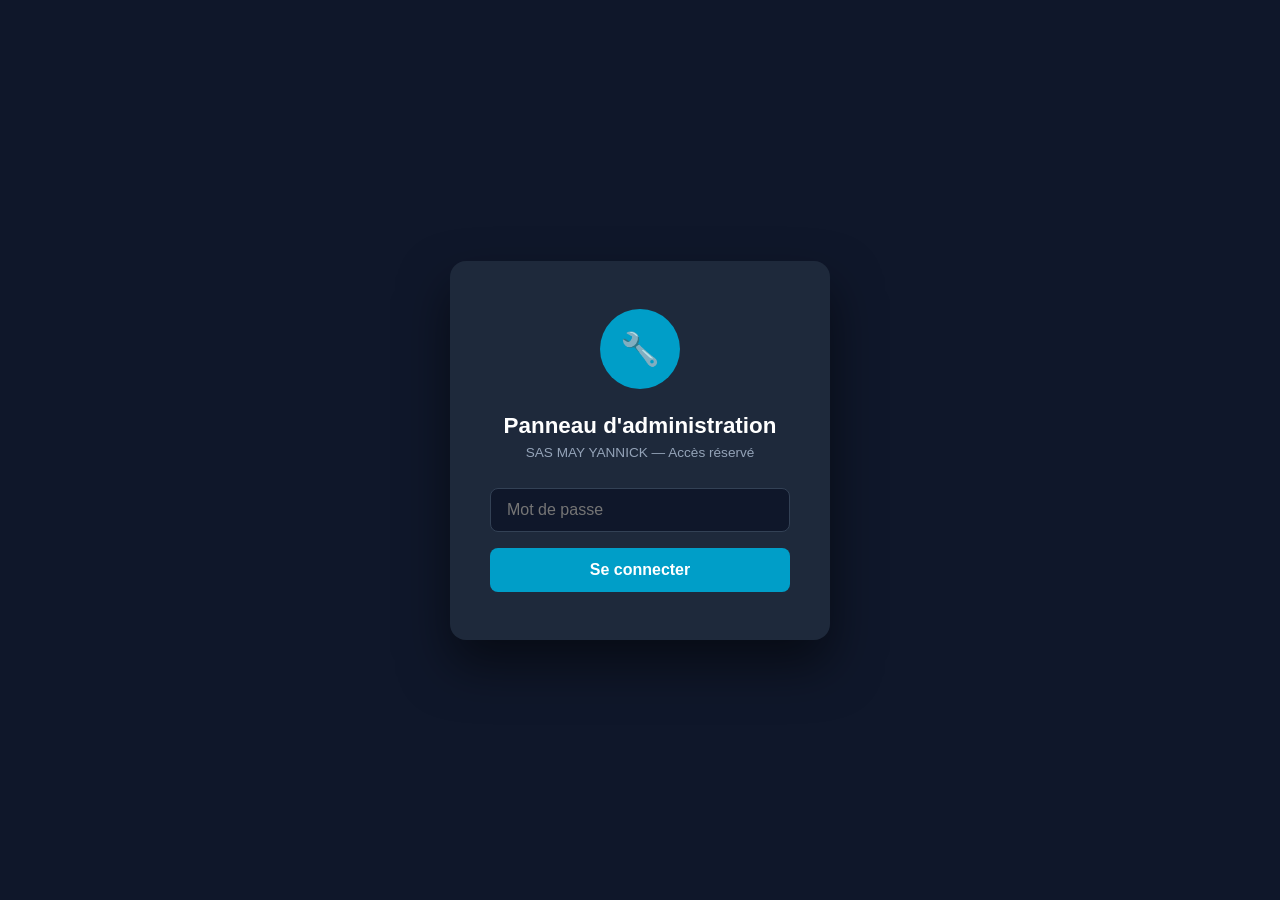
<file: admin.html>
<!DOCTYPE html>
<html lang="fr">
<head>
<meta charset="UTF-8">
<meta name="viewport" content="width=device-width, initial-scale=1.0">
<title>Admin — SAS MAY YANNICK</title>
<style>
*, *::before, *::after { box-sizing: border-box; margin: 0; padding: 0; }
:root {
  --bg: #0f172a;
  --sidebar: #1e293b;
  --card: #ffffff;
  --border: #e2e8f0;
  --primary: #0d1e2e;
  --blue: #009ec8;
  --orange: #e87820;
  --green: #22c55e;
  --red: #ef4444;
  --text: #1e293b;
  --muted: #64748b;
  --radius: 10px;
}

body { font-family: -apple-system, BlinkMacSystemFont, 'Segoe UI', sans-serif; background: var(--bg); color: var(--text); min-height: 100vh; }

/* ── Login ── */
#loginScreen {
  position: fixed; inset: 0; background: var(--bg);
  display: flex; align-items: center; justify-content: center; z-index: 999;
}
.login-box {
  background: var(--sidebar); border-radius: 16px; padding: 48px 40px;
  width: 380px; text-align: center; box-shadow: 0 25px 50px rgba(0,0,0,.5);
}
.login-logo { width: 80px; height: 80px; background: var(--blue); border-radius: 50%;
  display: flex; align-items: center; justify-content: center;
  font-size: 2rem; margin: 0 auto 24px; }
.login-box h1 { color: #fff; font-size: 1.4rem; margin-bottom: 6px; }
.login-box p { color: #94a3b8; font-size: .85rem; margin-bottom: 28px; }
.login-input {
  width: 100%; padding: 12px 16px; border-radius: 8px;
  border: 1px solid #334155; background: #0f172a; color: #fff;
  font-size: 1rem; margin-bottom: 16px; outline: none; transition: border-color .2s;
}
.login-input:focus { border-color: var(--blue); }
.login-btn {
  width: 100%; padding: 13px; background: var(--blue); color: #fff;
  border: none; border-radius: 8px; font-size: 1rem; font-weight: 600;
  cursor: pointer; transition: background .2s;
}
.login-btn:hover { background: #007ea3; }
.login-error { color: var(--red); font-size: .85rem; margin-top: 12px; display: none; }

/* ── Layout ── */
#adminPanel { display: none; }
.layout { display: flex; min-height: 100vh; }

/* ── Sidebar ── */
.sidebar {
  width: 220px; background: var(--sidebar); flex-shrink: 0;
  display: flex; flex-direction: column;
  position: fixed; top: 0; left: 0; bottom: 0; overflow-y: auto;
}
.sidebar-logo { padding: 24px 20px 20px; border-bottom: 1px solid #334155; }
.sidebar-logo img { height: 36px; }
.sidebar-logo .s-title { color: #94a3b8; font-size: .75rem; font-weight: 600;
  text-transform: uppercase; letter-spacing: .08em; margin-top: 4px; }

.sidebar-nav { padding: 12px 0; flex: 1; }
.nav-item {
  display: flex; align-items: center; gap: 10px;
  padding: 10px 20px; color: #94a3b8; font-size: .875rem;
  cursor: pointer; transition: all .15s; border-left: 3px solid transparent;
  text-decoration: none;
}
.nav-item:hover { color: #fff; background: rgba(255,255,255,.05); }
.nav-item.active { color: #fff; background: rgba(0,158,200,.12); border-left-color: var(--blue); }
.nav-item .nav-icon { font-size: 1.1rem; width: 20px; text-align: center; }

.sidebar-footer { padding: 16px 20px; border-top: 1px solid #334155; }
.logout-btn {
  width: 100%; padding: 9px; background: rgba(239,68,68,.1); color: #fca5a5;
  border: 1px solid rgba(239,68,68,.2); border-radius: 8px; font-size: .8rem;
  cursor: pointer; transition: all .15s;
}
.logout-btn:hover { background: rgba(239,68,68,.2); }

/* ── Main ── */
.main-wrap { margin-left: 220px; flex: 1; display: flex; flex-direction: column; }

.topbar {
  background: var(--sidebar); border-bottom: 1px solid #334155;
  padding: 0 28px; height: 60px; display: flex; align-items: center;
  justify-content: space-between; position: sticky; top: 0; z-index: 10;
}
.topbar-title { color: #fff; font-size: 1rem; font-weight: 600; }
.topbar-actions { display: flex; align-items: center; gap: 10px; }
.btn-preview {
  padding: 8px 16px; background: transparent; color: #94a3b8;
  border: 1px solid #334155; border-radius: 8px; font-size: .85rem;
  cursor: pointer; transition: all .15s; text-decoration: none;
  display: flex; align-items: center; gap: 6px;
}
.btn-preview:hover { color: #fff; border-color: #475569; }
.btn-publish {
  padding: 9px 20px; background: var(--orange); color: #fff;
  border: none; border-radius: 8px; font-size: .875rem; font-weight: 600;
  cursor: pointer; transition: background .15s; display: flex; align-items: center; gap: 7px;
}
.btn-publish:hover:not(:disabled) { background: #c96310; }
.btn-publish:disabled { opacity: .6; cursor: not-allowed; }

.content-area { padding: 28px; max-width: 900px; }

/* ── Sections ── */
.section-panel { display: none; }
.section-panel.active { display: block; }
.section-title { color: #fff; font-size: 1.3rem; font-weight: 700; margin-bottom: 6px; }
.section-desc { color: #94a3b8; font-size: .875rem; margin-bottom: 24px; }

/* ── Cards ── */
.card {
  background: #fff; border-radius: var(--radius); padding: 24px;
  margin-bottom: 16px; border: 1px solid var(--border);
}
.card-title { font-size: .75rem; font-weight: 700; text-transform: uppercase;
  letter-spacing: .06em; color: var(--muted); margin-bottom: 16px; }

/* ── Fields ── */
.field { margin-bottom: 16px; }
.field:last-child { margin-bottom: 0; }
.field label { display: block; font-size: .8rem; font-weight: 600; color: var(--muted); margin-bottom: 6px; }
.field input, .field textarea, .field select {
  width: 100%; padding: 10px 14px; border: 1px solid var(--border);
  border-radius: 8px; font-size: .9rem; color: var(--text); font-family: inherit;
  transition: border-color .15s; outline: none; background: #fafafa;
}
.field input:focus, .field textarea:focus, .field select:focus { border-color: var(--blue); background: #fff; }
.field textarea { resize: vertical; min-height: 90px; line-height: 1.6; }
.field small { display: block; color: var(--muted); font-size: .75rem; margin-top: 4px; }

.field-row { display: grid; grid-template-columns: 1fr 1fr; gap: 12px; }
.field-row-3 { display: grid; grid-template-columns: 1fr 1fr 1fr; gap: 12px; }

/* ── Stats grid ── */
.stats-admin { display: grid; grid-template-columns: 1fr 1fr; gap: 16px; }
.stat-admin-card { background: #fff; border: 1px solid var(--border); border-radius: var(--radius); padding: 20px; }
.stat-admin-card .card-title { margin-bottom: 12px; }

/* ── Services grid ── */
.services-admin { display: grid; grid-template-columns: 1fr 1fr; gap: 16px; }
.svc-admin-card { background: #fff; border: 1px solid var(--border); border-radius: var(--radius); padding: 20px; }

/* ── Config ── */
.config-note {
  background: rgba(0,158,200,.18); border: 1px solid rgba(0,158,200,.35);
  border-radius: var(--radius); padding: 16px 20px; margin-bottom: 20px;
}
.config-note h4 { color: #fff; font-size: .9rem; font-weight: 700; margin-bottom: 8px; }
.config-note ol { padding-left: 18px; }
.config-note li { font-size: .84rem; color: #fff; line-height: 2; font-weight: 500; }
.config-note li strong { color: #fff; font-weight: 700; }
.config-note a { color: #7dd8f0; font-weight: 700; text-decoration: underline; }
.config-note code { background: rgba(0,0,0,.20); padding: 2px 6px; border-radius: 4px; font-size: .8rem; font-family: monospace; color: #fff; }
.config-saved { color: var(--green); font-size: .8rem; margin-top: 8px; display: none; }

/* ── Upload button ── */
.upload-btn {
  display: inline-block; padding: 8px 14px; background: var(--blue); color: #fff;
  border-radius: 8px; font-size: .8rem; font-weight: 600; cursor: pointer; transition: background .15s;
}
.upload-btn:hover { background: #007ea3; }
.upload-btn input { display: none; }

/* ── Photo preview ── */
.photo-preview {
  width: 100%; height: 140px; object-fit: cover; border-radius: 8px;
  border: 1px solid var(--border); margin-bottom: 12px; background: #f1f5f9; display: block;
}

/* ── Gallery admin ── */
.gal-admin-item {
  display: flex; gap: 16px; align-items: flex-start;
  padding: 16px; border: 1px solid var(--border); border-radius: 10px;
  margin-bottom: 12px; background: #f8fafc; position: relative;
}
.gal-admin-preview { flex-shrink: 0; width: 120px; }
.gal-admin-thumb {
  width: 120px; height: 90px; object-fit: cover; border-radius: 8px;
  display: block; border: 1px solid var(--border); background: #e2e8f0; margin-bottom: 8px;
}
.gal-admin-fields { flex: 1; min-width: 0; }
.gal-upload-btn {
  display: block; width: 100%; text-align: center; padding: 6px 8px;
  background: rgba(0,158,200,.1); color: var(--blue); border: 1px solid rgba(0,158,200,.25);
  border-radius: 6px; font-size: .75rem; font-weight: 600; cursor: pointer; transition: all .15s;
}
.gal-upload-btn:hover { background: rgba(0,158,200,.2); }
.gal-upload-btn input { display: none; }
.gal-admin-actions { display: flex; flex-direction: column; gap: 4px; flex-shrink: 0; }
.move-btn, .del-gal-btn {
  width: 30px; height: 30px; border-radius: 6px; border: 1px solid var(--border);
  font-size: .8rem; cursor: pointer; display: flex; align-items: center;
  justify-content: center; transition: all .15s;
}
.move-btn { background: #f1f5f9; color: var(--muted); }
.move-btn:hover { background: #e2e8f0; color: var(--text); }
.del-gal-btn { background: rgba(239,68,68,.08); border-color: rgba(239,68,68,.2); color: var(--red); margin-top: 4px; }
.del-gal-btn:hover { background: rgba(239,68,68,.18); }
.add-photo-btn {
  display: flex; align-items: center; justify-content: center; gap: 8px;
  width: 100%; padding: 12px; border: 2px dashed #cbd5e1; border-radius: 10px;
  background: transparent; color: #64748b; font-size: .875rem; font-weight: 600;
  cursor: pointer; transition: all .15s; margin-top: 4px;
}
.add-photo-btn:hover { border-color: var(--blue); color: var(--blue); background: rgba(0,158,200,.04); }

/* ── Rates error banner ── */
#rates-error-banner {
  display: none;
  position: fixed; top: 0; left: 0; right: 0; z-index: 300;
  background: #7f1d1d; color: #fff;
  padding: 14px 20px 14px 24px;
  font-size: .875rem; font-weight: 600;
  border-bottom: 2px solid #ef4444;
  align-items: flex-start; gap: 12px;
  box-shadow: 0 4px 20px rgba(239,68,68,.4);
  line-height: 1.5;
}
#rates-error-banner.show { display: flex; }
#rates-error-banner .reb-icon { font-size: 1.25rem; flex-shrink: 0; margin-top: 1px; }
#rates-error-banner .reb-body { flex: 1; min-width: 0; }
#rates-error-banner .reb-title { font-size: .95rem; }
#rates-error-banner .reb-msg { font-weight: 400; font-size: .82rem; opacity: .9; margin-top: 3px; }
#rates-error-banner .reb-date { font-weight: 400; font-size: .75rem; opacity: .65; }
#rates-error-banner .reb-action {
  flex-shrink: 0; padding: 6px 14px; background: rgba(255,255,255,.15);
  border: 1px solid rgba(255,255,255,.3); border-radius: 6px;
  color: #fff; font-size: .8rem; font-weight: 700; cursor: pointer;
  white-space: nowrap; transition: background .15s; align-self: center;
}
#rates-error-banner .reb-action:hover { background: rgba(255,255,255,.25); }
#rates-error-banner .reb-close {
  flex-shrink: 0; background: none; border: none; color: rgba(255,255,255,.6);
  font-size: 1.1rem; cursor: pointer; padding: 2px 4px; align-self: flex-start;
  transition: color .15s;
}
#rates-error-banner .reb-close:hover { color: #fff; }
/* Push topbar down when banner is visible */
body.has-rates-error .topbar { top: 62px; }

/* ── Toast ── */
#toast {
  position: fixed; bottom: 24px; right: 24px; z-index: 9999;
  padding: 14px 20px; border-radius: 10px; font-size: .9rem; font-weight: 600;
  display: none; align-items: center; gap: 10px; max-width: 360px;
  box-shadow: 0 8px 24px rgba(0,0,0,.2);
}
#toast.show { display: flex; }
#toast.success { background: #dcfce7; color: #166534; border: 1px solid #bbf7d0; }
#toast.error { background: #fee2e2; color: #991b1b; border: 1px solid #fecaca; }
#toast.info { background: #dbeafe; color: #1e40af; border: 1px solid #bfdbfe; }
.spinner {
  width: 16px; height: 16px; border: 2px solid rgba(30,64,175,.3);
  border-top-color: #1e40af; border-radius: 50%; animation: spin .6s linear infinite;
}
@keyframes spin { to { transform: rotate(360deg); } }

/* ── Rates tables ── */
.rates-table-wrap { overflow-x: auto; }
.rates-table { width: 100%; border-collapse: collapse; font-size: .83rem; }
.rates-table th { padding: 8px 10px; font-size: .71rem; font-weight: 700; text-transform: uppercase; letter-spacing: .04em; color: var(--muted); border-bottom: 2px solid var(--border); text-align: right; white-space: nowrap; }
.rates-table th:first-child { text-align: left; }
.rates-table td { padding: 5px 6px; border-bottom: 1px solid var(--border); text-align: right; }
.rates-table td:first-child { font-weight: 600; font-size: .8rem; color: var(--muted); text-align: left; padding-left: 10px; white-space: nowrap; }
.rates-table input[type="number"] { width: 96px; padding: 6px 8px; border: 1px solid var(--border); border-radius: 6px; font-size: .83rem; background: #fafafa; text-align: right; outline: none; }
.rates-table input:focus { border-color: var(--blue); background: #fff; }
.rates-work-block { border: 1px solid var(--border); border-radius: 8px; padding: 14px 16px; margin-bottom: 10px; background: #fafafa; }
.rates-work-name { font-weight: 700; font-size: .85rem; margin-bottom: 10px; color: var(--text); }
.rates-work-grid { display: grid; grid-template-columns: repeat(6, 1fr); gap: 10px; }
@media (max-width: 700px) { .rates-work-grid { grid-template-columns: repeat(3, 1fr); } }
.rates-work-grid .field { margin: 0; }
.rates-work-grid .field label { font-size: .72rem; white-space: nowrap; }
.z2x-row { display: flex; gap: 10px; flex-wrap: wrap; margin-top: 10px; align-items: flex-end; }
.z2x-item { display: flex; flex-direction: column; align-items: center; gap: 3px; }
.z2x-item label { font-size: .7rem; color: var(--muted); font-weight: 600; }
.z2x-item input { width: 80px; padding: 6px 8px; border: 1px solid var(--border); border-radius: 6px; font-size: .83rem; text-align: right; background: #fafafa; outline: none; }
.z2x-item input:focus { border-color: var(--blue); }
</style>
</head>
<body>

<!-- ── Écran de connexion ── -->
<div id="loginScreen">
  <div class="login-box">
    <div class="login-logo">🔧</div>
    <h1>Panneau d'administration</h1>
    <p>SAS MAY YANNICK — Accès réservé</p>
    <input type="password" id="pwdInput" class="login-input" placeholder="Mot de passe" autocomplete="current-password">
    <button class="login-btn" id="loginBtn">Se connecter</button>
    <div class="login-error" id="loginError">Mot de passe incorrect.</div>
  </div>
</div>

<!-- ── Panneau principal ── -->
<div id="adminPanel">

  <!-- Bandeau d'erreur mise à jour automatique taux -->
  <div id="rates-error-banner">
    <span class="reb-icon">🚨</span>
    <div class="reb-body">
      <div class="reb-title">Mise à jour automatique des taux en ERREUR</div>
      <div class="reb-msg" id="reb-msg">Le site de l'ANAH a peut-être changé de structure. Vérifiez et mettez les taux à jour manuellement.</div>
      <div class="reb-date" id="reb-date"></div>
    </div>
    <button class="reb-action" onclick="document.querySelector('[data-section=rates]').click();document.getElementById('rates-error-banner').classList.remove('show');document.body.classList.remove('has-rates-error')">
      Voir les taux →
    </button>
    <button class="reb-close" onclick="document.getElementById('rates-error-banner').classList.remove('show');document.body.classList.remove('has-rates-error')" title="Fermer">✕</button>
  </div>

  <div class="layout">

    <!-- Sidebar -->
    <aside class="sidebar">
      <div class="sidebar-logo">
        <img src="logo.png" alt="Logo" onerror="this.style.display='none'">
        <div class="s-title">Administration</div>
      </div>
      <nav class="sidebar-nav">
        <a class="nav-item active" data-section="config"><span class="nav-icon">⚙️</span> Configuration</a>
        <a class="nav-item" data-section="coords"><span class="nav-icon">📞</span> Coordonnées</a>
        <a class="nav-item" data-section="hero"><span class="nav-icon">🏠</span> Accueil</a>
        <a class="nav-item" data-section="stats"><span class="nav-icon">📊</span> Statistiques</a>
        <a class="nav-item" data-section="services"><span class="nav-icon">🔧</span> Services</a>
        <a class="nav-item" data-section="about"><span class="nav-icon">👤</span> À propos</a>
        <a class="nav-item" data-section="certifications"><span class="nav-icon">🏆</span> Certifications</a>
        <a class="nav-item" data-section="zone"><span class="nav-icon">📍</span> Zone</a>
        <a class="nav-item" data-section="footer"><span class="nav-icon">📝</span> Footer</a>
        <a class="nav-item" data-section="photos"><span class="nav-icon">🖼️</span> Photos</a>
        <a class="nav-item" data-section="rates"><span class="nav-icon">📐</span> Taux aides</a>
      </nav>
      <div class="sidebar-footer">
        <button class="logout-btn" id="logoutBtn">🚪 Se déconnecter</button>
      </div>
    </aside>

    <!-- Main -->
    <div class="main-wrap">
      <header class="topbar">
        <span class="topbar-title" id="topbarTitle">Configuration</span>
        <div class="topbar-actions">
          <a href="index.html" target="_blank" class="btn-preview">👁 Voir le site</a>
          <button class="btn-publish" id="publishBtn">🚀 Publier</button>
        </div>
      </header>

      <div class="content-area">

        <!-- ── CONFIG ── -->
        <div class="section-panel active" id="sec-config">
          <div class="section-title">Configuration GitHub</div>
          <div class="section-desc">Renseignez vos informations GitHub pour pouvoir publier les modifications.</div>
          <div class="config-note">
            <h4>📋 Comment obtenir un token GitHub ?</h4>
            <ol>
              <li>Allez sur <a href="https://github.com/settings/tokens/new" target="_blank">github.com/settings/tokens/new</a></li>
              <li>Donnez un nom (ex : <code>SAS MAY YANNICK site</code>)</li>
              <li>Cochez <code>repo</code> dans les permissions</li>
              <li>Cliquez <strong>Generate token</strong> et copiez-le ici</li>
            </ol>
          </div>
          <div class="card">
            <div class="card-title">Paramètres GitHub</div>
            <div class="field">
              <label>Token GitHub (Personal Access Token)</label>
              <input type="password" id="cfg-token" placeholder="ghp_xxxxxxxxxxxxxxxx">
            </div>
            <div class="field-row">
              <div class="field">
                <label>Nom d'utilisateur GitHub</label>
                <input type="text" id="cfg-owner" placeholder="mon-pseudo">
              </div>
              <div class="field">
                <label>Nom du dépôt</label>
                <input type="text" id="cfg-repo" placeholder="site-may-yannick">
              </div>
            </div>
            <div class="field">
              <label>Branche</label>
              <input type="text" id="cfg-branch" placeholder="main" value="main">
            </div>
            <button class="upload-btn" id="saveConfigBtn" style="margin-top:8px">💾 Sauvegarder</button>
            <div class="config-saved" id="configSaved">✅ Configuration sauvegardée !</div>
          </div>
        </div>

        <!-- ── COORDONNÉES ── -->
        <div class="section-panel" id="sec-coords">
          <div class="section-title">Coordonnées</div>
          <div class="section-desc">Ces informations apparaissent sur tout le site (header, footer, contact).</div>
          <div class="card">
            <div class="field-row">
              <div class="field">
                <label>Téléphone</label>
                <input type="tel" id="f-phone" placeholder="06 68 63 59 13">
              </div>
              <div class="field">
                <label>Email</label>
                <input type="email" id="f-email" placeholder="yannickmay@orange.fr">
              </div>
            </div>
            <div class="field">
              <label>Horaires (section Contact)</label>
              <input type="text" id="f-hours" placeholder="Lun – Ven : 8h – 18h">
              <small>Vous pouvez utiliser &lt;br&gt; pour un saut de ligne.</small>
            </div>
            <div class="field">
              <label>Adresse complète</label>
              <textarea id="f-addr-full" rows="3" placeholder="ZA la Plaine des Champs&#10;Rue des Forgerons&#10;63770 LES ANCIZES COMPS"></textarea>
              <small>Utilisez &lt;br&gt; pour les sauts de ligne.</small>
            </div>
            <div class="field">
              <label>SIRET & infos société</label>
              <textarea id="f-siret-text" rows="2" placeholder="SIRET : 123 456 789 00012&#10;Assurance décennale"></textarea>
            </div>
          </div>
        </div>

        <!-- ── ACCUEIL (HERO) ── -->
        <div class="section-panel" id="sec-hero">
          <div class="section-title">Accueil</div>
          <div class="section-desc">Le bandeau d'en-tête de la page d'accueil.</div>
          <div class="card">
            <div class="card-title">Badge de certification</div>
            <div class="field">
              <label>Texte du badge (sous le logo, en haut)</label>
              <input type="text" id="f-hero-badge" placeholder="Certifié RGE · Plus de 20 ans d'expérience">
            </div>
          </div>
          <div class="card">
            <div class="card-title">Animation de texte</div>
            <div class="field">
              <label>Mots animés (séparés par |)</label>
              <input type="text" id="f-typed-words" placeholder="les services depuis 20 ans|les Combrailles|le Puy-de-Dôme|la région">
              <small>Chaque mot s'affiche à tour de rôle après "Votre Expert Plombier Chauffagiste dans…"</small>
            </div>
          </div>
          <div class="card">
            <div class="card-title">Description principale</div>
            <div class="field">
              <label>Texte sous le titre</label>
              <textarea id="f-hero-desc" rows="4" placeholder="Installation, entretien, dépannage..."></textarea>
              <small>Utilisez &lt;strong&gt;texte&lt;/strong&gt; pour mettre en gras et &lt;br&gt; pour un saut de ligne.</small>
            </div>
          </div>
        </div>

        <!-- ── STATISTIQUES ── -->
        <div class="section-panel" id="sec-stats">
          <div class="section-title">Statistiques</div>
          <div class="section-desc">Les 4 chiffres clés affichés dans la barre sous l'en-tête.</div>
          <div class="stats-admin">
            <div class="stat-admin-card">
              <div class="card-title">Statistique 1</div>
              <div class="field"><label>Valeur</label><input type="text" id="f-stat1-val" placeholder="20"></div>
              <div class="field"><label>Libellé</label><input type="text" id="f-stat1-lbl" placeholder="Ans d'expérience"></div>
            </div>
            <div class="stat-admin-card">
              <div class="card-title">Statistique 2</div>
              <div class="field"><label>Valeur</label><input type="text" id="f-stat2-val" placeholder="500"></div>
              <div class="field"><label>Libellé</label><input type="text" id="f-stat2-lbl" placeholder="Clients satisfaits"></div>
            </div>
            <div class="stat-admin-card">
              <div class="card-title">Statistique 3</div>
              <div class="field"><label>Valeur</label><input type="text" id="f-stat3-val" placeholder="1000"></div>
              <div class="field"><label>Libellé</label><input type="text" id="f-stat3-lbl" placeholder="Projets réalisés"></div>
            </div>
            <div class="stat-admin-card">
              <div class="card-title">Statistique 4</div>
              <div class="field"><label>Valeur</label><input type="text" id="f-stat4-val" placeholder="5"></div>
              <div class="field"><label>Libellé</label><input type="text" id="f-stat4-lbl" placeholder="Certifications RGE"></div>
            </div>
          </div>
        </div>

        <!-- ── SERVICES ── -->
        <div class="section-panel" id="sec-services">
          <div class="section-title">Services</div>
          <div class="section-desc">Les 6 cartes de services affichées sur le site.</div>
          <div class="services-admin">
            <div class="svc-admin-card">
              <div class="card-title">Service 1 — Plomberie</div>
              <div class="field"><label>Titre</label><input type="text" id="f-svc1-title"></div>
              <div class="field"><label>Description</label><textarea id="f-svc1-desc" rows="3"></textarea></div>
            </div>
            <div class="svc-admin-card">
              <div class="card-title">Service 2 — Chauffage</div>
              <div class="field"><label>Titre</label><input type="text" id="f-svc2-title"></div>
              <div class="field"><label>Description</label><textarea id="f-svc2-desc" rows="3"></textarea></div>
            </div>
            <div class="svc-admin-card">
              <div class="card-title">Service 3 — Salle de bain</div>
              <div class="field"><label>Titre</label><input type="text" id="f-svc3-title"></div>
              <div class="field"><label>Description</label><textarea id="f-svc3-desc" rows="3"></textarea></div>
            </div>
            <div class="svc-admin-card">
              <div class="card-title">Service 4 — Dépannage</div>
              <div class="field"><label>Titre</label><input type="text" id="f-svc4-title"></div>
              <div class="field"><label>Description</label><textarea id="f-svc4-desc" rows="3"></textarea></div>
            </div>
            <div class="svc-admin-card">
              <div class="card-title">Service 5 — PAC</div>
              <div class="field"><label>Titre</label><input type="text" id="f-svc5-title"></div>
              <div class="field"><label>Description</label><textarea id="f-svc5-desc" rows="3"></textarea></div>
            </div>
            <div class="svc-admin-card">
              <div class="card-title">Service 6 — Climatisation</div>
              <div class="field"><label>Titre</label><input type="text" id="f-svc6-title"></div>
              <div class="field"><label>Description</label><textarea id="f-svc6-desc" rows="3"></textarea></div>
            </div>
          </div>
        </div>

        <!-- ── À PROPOS ── -->
        <div class="section-panel" id="sec-about">
          <div class="section-title">À propos</div>
          <div class="section-desc">La section "Votre Artisan de Confiance" au milieu de la page.</div>
          <div class="card">
            <div class="card-title">Textes principaux</div>
            <div class="field">
              <label>Introduction (texte en évidence)</label>
              <textarea id="f-about-lead" rows="3"></textarea>
            </div>
            <div class="field">
              <label>Texte principal</label>
              <textarea id="f-about-body" rows="4"></textarea>
            </div>
          </div>
          <div class="card">
            <div class="card-title">Points forts (3 arguments)</div>
            <div class="field">
              <label>Argument 1 — Titre</label>
              <input type="text" id="f-feat1-title">
            </div>
            <div class="field">
              <label>Argument 1 — Description</label>
              <input type="text" id="f-feat1-desc">
            </div>
            <div class="field" style="margin-top:12px">
              <label>Argument 2 — Titre</label>
              <input type="text" id="f-feat2-title">
            </div>
            <div class="field">
              <label>Argument 2 — Description</label>
              <input type="text" id="f-feat2-desc">
            </div>
            <div class="field" style="margin-top:12px">
              <label>Argument 3 — Titre</label>
              <input type="text" id="f-feat3-title">
            </div>
            <div class="field">
              <label>Argument 3 — Description</label>
              <input type="text" id="f-feat3-desc">
            </div>
          </div>
        </div>

        <!-- ── CERTIFICATIONS ── -->
        <div class="section-panel" id="sec-certifications">
          <div class="section-title">Certifications</div>
          <div class="section-desc">La section certifications RGE et les 4 labels.</div>
          <div class="card">
            <div class="card-title">Bloc RGE principal</div>
            <div class="field">
              <label>Titre</label>
              <input type="text" id="f-rge-title" placeholder="Reconnu Garant de l'Environnement — RGE">
            </div>
            <div class="field">
              <label>Description</label>
              <textarea id="f-rge-desc" rows="3"></textarea>
              <small>Utilisez &lt;strong&gt;texte&lt;/strong&gt; pour mettre en gras.</small>
            </div>
          </div>
          <div class="services-admin">
            <div class="svc-admin-card">
              <div class="card-title">Certification 1 — Qualipac</div>
              <div class="field"><label>Titre</label><input type="text" id="f-certif1-title"></div>
              <div class="field"><label>Description</label><textarea id="f-certif1-desc" rows="3"></textarea></div>
            </div>
            <div class="svc-admin-card">
              <div class="card-title">Certification 2 — Qualibois</div>
              <div class="field"><label>Titre</label><input type="text" id="f-certif2-title"></div>
              <div class="field"><label>Description</label><textarea id="f-certif2-desc" rows="3"></textarea></div>
            </div>
            <div class="svc-admin-card">
              <div class="card-title">Certification 3 — Qualigaz</div>
              <div class="field"><label>Titre</label><input type="text" id="f-certif3-title"></div>
              <div class="field"><label>Description</label><textarea id="f-certif3-desc" rows="3"></textarea></div>
            </div>
            <div class="svc-admin-card">
              <div class="card-title">Certification 4 — Qualifioul</div>
              <div class="field"><label>Titre</label><input type="text" id="f-certif4-title"></div>
              <div class="field"><label>Description</label><textarea id="f-certif4-desc" rows="3"></textarea></div>
            </div>
          </div>
        </div>

        <!-- ── ZONE ── -->
        <div class="section-panel" id="sec-zone">
          <div class="section-title">Zone d'intervention</div>
          <div class="section-desc">Les villes et communes couvertes par Yannick MAY.</div>
          <div class="card">
            <div class="field">
              <label>Communes (zone principale) — une par ligne</label>
              <textarea id="f-zone-primary-towns" rows="6" placeholder="Pontaumur&#10;Pionsat&#10;Saint-Gervais-d'Auvergne&#10;..."></textarea>
              <small>Chaque ligne correspond à une commune affichée en badge sur le site.</small>
            </div>
          </div>
          <div class="card">
            <div class="field">
              <label>Texte "Déplacements possibles"</label>
              <textarea id="f-zone-ext-text" rows="3"></textarea>
              <small>Utilisez &lt;strong&gt;texte&lt;/strong&gt; pour mettre en gras.</small>
            </div>
          </div>
        </div>

        <!-- ── FOOTER ── -->
        <div class="section-panel" id="sec-footer">
          <div class="section-title">Footer</div>
          <div class="section-desc">Le texte descriptif affiché dans le pied de page.</div>
          <div class="card">
            <div class="field">
              <label>Description (sous le logo dans le footer)</label>
              <textarea id="f-footer-desc" rows="3"></textarea>
            </div>
          </div>
        </div>

        <!-- ── PHOTOS ── -->
        <div class="section-panel" id="sec-photos">
          <div class="section-title">Photos</div>
          <div class="section-desc">Gérez la photo de profil et les photos de la galerie Réalisations.</div>

          <!-- Photo de profil -->
          <div class="card" style="margin-bottom:20px">
            <div class="card-title">Photo de profil (section À propos)</div>
            <div style="display:flex;align-items:center;gap:20px">
              <img id="prev-about-photo" class="photo-preview" style="width:140px;height:140px;object-fit:cover;flex-shrink:0;border-radius:12px" src="yannick.png">
              <div>
                <label class="upload-btn">
                  📸 Changer la photo
                  <input type="file" accept="image/*" id="about-photo-file">
                </label>
                <p style="font-size:.78rem;color:var(--muted);margin-top:8px">Formats : JPG, PNG, WEBP</p>
                <input type="hidden" id="about-photo-src" value="yannick.png">
              </div>
            </div>
          </div>

          <!-- Galerie -->
          <div class="card">
            <div class="card-title">Photos de la galerie Réalisations</div>
            <p style="font-size:.82rem;color:var(--muted);margin-bottom:16px">
              Ajoutez, modifiez ou supprimez des photos. Utilisez ▲▼ pour réordonner.
            </p>
            <div id="galleryAdminList"></div>
            <button class="add-photo-btn" id="addGalPhoto">
              ➕ Ajouter une photo
            </button>
          </div>
        </div>

        <!-- ── TAUX DES AIDES ── -->
        <div class="section-panel" id="sec-rates">
          <div class="section-title">Taux des aides</div>
          <div class="section-desc">Mettez à jour les barèmes MaPrimeRénov' et CEE quand l'ANAH publie de nouveaux taux (généralement 1–2 fois par an).</div>

          <div class="config-note">
            <h4>🔗 Sources officielles</h4>
            <ol>
              <li><strong>Plafonds de ressources ANAH</strong> — <a href="https://www.anah.gouv.fr/proprietaires/vos-aides/les-conditions-de-ressources" target="_blank">anah.gouv.fr → Conditions de ressources</a></li>
              <li><strong>Taux MaPrimeRénov' par geste</strong> — <a href="https://www.maprimerenov.gouv.fr" target="_blank">maprimerenov.gouv.fr</a> ou cherchez <code>arrêté MaPrimeRénov' taux</code> sur legifrance.gouv.fr</li>
              <li><strong>Prix CEE du marché</strong> — <a href="https://www.emmy.fr" target="_blank">emmy.fr</a> (cours du kWhc) — multiplier par les volumes bonifiés de chaque équipement</li>
            </ol>
          </div>

          <div class="card">
            <div class="card-title">Date de mise à jour</div>
            <div class="field" style="max-width:240px">
              <label>Date affichée sur le simulateur</label>
              <input type="date" id="rates-updated">
            </div>
          </div>

          <div class="card">
            <div class="card-title">Plafonds de ressources — Province (Zone 2)</div>
            <p style="font-size:.82rem;color:var(--muted);margin-bottom:16px">Revenus fiscaux de référence annuels (€). Source : décret ANAH annuel.</p>
            <div class="rates-table-wrap">
              <table class="rates-table">
                <thead>
                  <tr>
                    <th>Foyer</th>
                    <th style="color:#2563eb">🔵 Très modeste</th>
                    <th style="color:#d97706">🟡 Modeste</th>
                    <th style="color:#7c3aed">🟣 Intermédiaire</th>
                    <th style="color:#db2777">🌸 Supérieur</th>
                  </tr>
                </thead>
                <tbody id="rates-z2-body"></tbody>
              </table>
            </div>
            <p style="font-size:.78rem;color:var(--muted);margin-top:14px;font-weight:600">Par personne supplémentaire (au-delà de 5 pers.) :</p>
            <div class="z2x-row" id="rates-z2x-row"></div>
          </div>

          <div class="card">
            <div class="card-title">Taux MaPrimeRénov' et CEE par type de travaux</div>
            <p style="font-size:.82rem;color:var(--muted);margin-bottom:16px">Taux (%) appliqués sur le coût HT dans la limite du plafond. CEE = forfait indicatif en €.</p>
            <div id="rates-works-wrap"></div>
          </div>
        </div>

      </div><!-- /content-area -->
    </div><!-- /main-wrap -->
  </div><!-- /layout -->
</div><!-- /adminPanel -->

<!-- Toast notification -->
<div id="toast"></div>

<script>
'use strict';

const PASSWORD = 'MayAdmin63';
const LS_AUTH   = 'smy_admin_auth';
const LS_CONFIG = 'smy_admin_config';

const pendingAboutPhoto = {};     // { file, dataUrl }
const pendingGalleryPhotos = new Map(); // Map<domElement, {file, dataUrl}>

/* ── Auth ── */
function checkAuth() { return sessionStorage.getItem(LS_AUTH) === '1'; }

document.getElementById('loginBtn').addEventListener('click', doLogin);
document.getElementById('pwdInput').addEventListener('keydown', function(e) { if (e.key === 'Enter') doLogin(); });

function doLogin() {
  if (document.getElementById('pwdInput').value === PASSWORD) {
    sessionStorage.setItem(LS_AUTH, '1');
    document.getElementById('loginScreen').style.display = 'none';
    document.getElementById('adminPanel').style.display = 'block';
    initPanel();
  } else {
    document.getElementById('loginError').style.display = 'block';
    document.getElementById('pwdInput').value = '';
    document.getElementById('pwdInput').focus();
  }
}

document.getElementById('logoutBtn').addEventListener('click', function() {
  sessionStorage.removeItem(LS_AUTH); location.reload();
});

/* ── Navigation ── */
const sectionNames = {
  config: 'Configuration', coords: 'Coordonnées', hero: 'Accueil',
  stats: 'Statistiques', services: 'Services', about: 'À propos',
  certifications: 'Certifications', zone: 'Zone d\'intervention',
  footer: 'Footer', photos: 'Photos', rates: 'Taux des aides'
};

document.querySelectorAll('.nav-item').forEach(function(item) {
  item.addEventListener('click', function() {
    const sec = this.dataset.section;
    document.querySelectorAll('.nav-item').forEach(n => n.classList.remove('active'));
    document.querySelectorAll('.section-panel').forEach(p => p.classList.remove('active'));
    this.classList.add('active');
    document.getElementById('sec-' + sec).classList.add('active');
    document.getElementById('topbarTitle').textContent = sectionNames[sec] || sec;
  });
});

/* ── Config GitHub ── */
function loadConfig() {
  try {
    const cfg = JSON.parse(localStorage.getItem(LS_CONFIG) || '{}');
    if (cfg.token)  document.getElementById('cfg-token').value  = cfg.token;
    if (cfg.owner)  document.getElementById('cfg-owner').value  = cfg.owner;
    if (cfg.repo)   document.getElementById('cfg-repo').value   = cfg.repo;
    if (cfg.branch) document.getElementById('cfg-branch').value = cfg.branch;
  } catch(e) {}
}

function getConfig() {
  try { return JSON.parse(localStorage.getItem(LS_CONFIG) || '{}'); }
  catch(e) { return {}; }
}

document.getElementById('saveConfigBtn').addEventListener('click', function() {
  const cfg = {
    token:  document.getElementById('cfg-token').value.trim(),
    owner:  document.getElementById('cfg-owner').value.trim(),
    repo:   document.getElementById('cfg-repo').value.trim(),
    branch: document.getElementById('cfg-branch').value.trim() || 'main'
  };
  localStorage.setItem(LS_CONFIG, JSON.stringify(cfg));
  const saved = document.getElementById('configSaved');
  saved.style.display = 'block';
  setTimeout(() => { saved.style.display = 'none'; }, 3000);
});

/* ── Chargement du contenu actuel depuis content.json ── */
function loadCurrentContent() {
  fetch('content.json?_=' + Date.now())
    .then(r => r.ok ? r.json() : null)
    .then(function(data) {
      if (!data) return;

      const textMap = {
        'phone': 'f-phone', 'email': 'f-email', 'hours': 'f-hours',
        'addr-full': 'f-addr-full', 'siret-text': 'f-siret-text',
        'hero-badge': 'f-hero-badge', 'typed-words': 'f-typed-words', 'hero-desc': 'f-hero-desc',
        'about-lead': 'f-about-lead', 'about-body': 'f-about-body',
        'feat1-title': 'f-feat1-title', 'feat1-desc': 'f-feat1-desc',
        'feat2-title': 'f-feat2-title', 'feat2-desc': 'f-feat2-desc',
        'feat3-title': 'f-feat3-title', 'feat3-desc': 'f-feat3-desc',
        'rge-title': 'f-rge-title', 'rge-desc': 'f-rge-desc',
        'certif1-title': 'f-certif1-title', 'certif1-desc': 'f-certif1-desc',
        'certif2-title': 'f-certif2-title', 'certif2-desc': 'f-certif2-desc',
        'certif3-title': 'f-certif3-title', 'certif3-desc': 'f-certif3-desc',
        'certif4-title': 'f-certif4-title', 'certif4-desc': 'f-certif4-desc',
        'zone-ext-text': 'f-zone-ext-text', 'footer-desc': 'f-footer-desc',
        'stat1-val': 'f-stat1-val', 'stat1-lbl': 'f-stat1-lbl',
        'stat2-val': 'f-stat2-val', 'stat2-lbl': 'f-stat2-lbl',
        'stat3-val': 'f-stat3-val', 'stat3-lbl': 'f-stat3-lbl',
        'stat4-val': 'f-stat4-val', 'stat4-lbl': 'f-stat4-lbl',
        'svc1-title': 'f-svc1-title', 'svc1-desc': 'f-svc1-desc',
        'svc2-title': 'f-svc2-title', 'svc2-desc': 'f-svc2-desc',
        'svc3-title': 'f-svc3-title', 'svc3-desc': 'f-svc3-desc',
        'svc4-title': 'f-svc4-title', 'svc4-desc': 'f-svc4-desc',
        'svc5-title': 'f-svc5-title', 'svc5-desc': 'f-svc5-desc',
        'svc6-title': 'f-svc6-title', 'svc6-desc': 'f-svc6-desc'
      };
      Object.keys(textMap).forEach(function(key) {
        const el = document.getElementById(textMap[key]);
        if (el && data[key] !== undefined) el.value = data[key];
      });

      /* Zone towns: pipe → newline */
      if (data['zone-primary-towns']) {
        const el = document.getElementById('f-zone-primary-towns');
        if (el) el.value = data['zone-primary-towns'].split('|').join('\n');
      }

      /* About photo */
      if (data['about-photo']) {
        document.getElementById('about-photo-src').value = data['about-photo'];
        document.getElementById('prev-about-photo').src = data['about-photo'];
      }

      /* Gallery */
      if (data.gallery && Array.isArray(data.gallery)) {
        buildGalleryAdminList(data.gallery);
      }
    })
    .catch(() => {});
}

/* ── About photo upload ── */
document.getElementById('about-photo-file').addEventListener('change', function() {
  const file = this.files[0];
  if (!file) return;
  const reader = new FileReader();
  reader.onload = function(e) {
    pendingAboutPhoto.file = file;
    pendingAboutPhoto.dataUrl = e.target.result;
    document.getElementById('prev-about-photo').src = e.target.result;
  };
  reader.readAsDataURL(file);
});

/* ── Gallery admin rendering ── */
function escAttr(s) {
  return String(s).replace(/&/g,'&amp;').replace(/"/g,'&quot;').replace(/</g,'&lt;');
}

function buildGalleryAdminList(photos) {
  const list = document.getElementById('galleryAdminList');
  list.innerHTML = '';
  photos.forEach(function(photo) {
    list.appendChild(createGalAdminItem(photo));
  });
}

function createGalAdminItem(photo) {
  const item = document.createElement('div');
  item.className = 'gal-admin-item';

  const catOpts = [
    {v:'chauffage',l:'Chauffage'}, {v:'plomberie',l:'Plomberie'},
    {v:'sdb',l:'Salle de bain'}, {v:'other',l:'Autre'}
  ].map(c => `<option value="${c.v}"${photo.cat===c.v?' selected':''}>${c.l}</option>`).join('');

  item.innerHTML = `
    <div class="gal-admin-preview">
      <img src="${escAttr(photo.src||'')}" class="gal-admin-thumb" onerror="this.src='data:image/svg+xml,<svg xmlns=%22http://www.w3.org/2000/svg%22 width=%22120%22 height=%2290%22><rect width=%22120%22 height=%2290%22 fill=%22%23e2e8f0%22/></svg>'">
      <label class="gal-upload-btn">
        📸 Changer
        <input type="file" accept="image/*" class="gal-file-input">
      </label>
      <input type="hidden" class="gal-src" value="${escAttr(photo.src||'')}">
    </div>
    <div class="gal-admin-fields">
      <div class="field" style="margin-bottom:10px">
        <label>Titre</label>
        <input type="text" class="gal-title" value="${escAttr(photo.title||'')}">
      </div>
      <div class="field-row">
        <div class="field" style="margin-bottom:0">
          <label>Lieu · Date</label>
          <input type="text" class="gal-loc" value="${escAttr(photo.loc||'')}">
        </div>
        <div class="field" style="margin-bottom:0">
          <label>Catégorie</label>
          <select class="gal-cat">${catOpts}</select>
        </div>
      </div>
    </div>
    <div class="gal-admin-actions">
      <button class="move-btn move-up" title="Monter">▲</button>
      <button class="move-btn move-down" title="Descendre">▼</button>
      <button class="del-gal-btn" title="Supprimer">🗑</button>
    </div>
  `;

  item.querySelector('.gal-file-input').addEventListener('change', function() {
    const file = this.files[0];
    if (!file) return;
    const reader = new FileReader();
    reader.onload = function(e) {
      pendingGalleryPhotos.set(item, {file, dataUrl: e.target.result});
      item.querySelector('.gal-admin-thumb').src = e.target.result;
    };
    reader.readAsDataURL(file);
  });

  item.querySelector('.move-up').addEventListener('click', function() {
    const prev = item.previousElementSibling;
    if (prev) prev.before(item);
  });

  item.querySelector('.move-down').addEventListener('click', function() {
    const next = item.nextElementSibling;
    if (next) next.after(item);
  });

  item.querySelector('.del-gal-btn').addEventListener('click', function() {
    if (confirm('Supprimer cette photo de la galerie ?')) {
      pendingGalleryPhotos.delete(item);
      item.remove();
    }
  });

  return item;
}

document.getElementById('addGalPhoto').addEventListener('click', function() {
  const list = document.getElementById('galleryAdminList');
  const newItem = createGalAdminItem({src:'', title:'', loc:'', cat:'chauffage'});
  list.appendChild(newItem);
  newItem.scrollIntoView({behavior:'smooth', block:'nearest'});
  newItem.querySelector('.gal-title').focus();
});

/* ── Collecter toutes les valeurs ── */
function collectFormValues() {
  const keys = [
    'phone','email','hours','addr-full','siret-text',
    'hero-badge','typed-words','hero-desc',
    'about-lead','about-body',
    'feat1-title','feat1-desc','feat2-title','feat2-desc','feat3-title','feat3-desc',
    'rge-title','rge-desc',
    'certif1-title','certif1-desc','certif2-title','certif2-desc',
    'certif3-title','certif3-desc','certif4-title','certif4-desc',
    'zone-ext-text','footer-desc',
    'stat1-val','stat1-lbl','stat2-val','stat2-lbl','stat3-val','stat3-lbl','stat4-val','stat4-lbl',
    'svc1-title','svc1-desc','svc2-title','svc2-desc','svc3-title','svc3-desc',
    'svc4-title','svc4-desc','svc5-title','svc5-desc','svc6-title','svc6-desc'
  ];
  const data = {};
  keys.forEach(function(key) {
    const el = document.getElementById('f-' + key);
    if (el) data[key] = el.value;
  });

  /* Zone towns: newline → pipe */
  const townsEl = document.getElementById('f-zone-primary-towns');
  if (townsEl) {
    data['zone-primary-towns'] = townsEl.value.split('\n')
      .map(s => s.trim()).filter(Boolean).join('|');
  }

  /* About photo */
  const aboutSrc = document.getElementById('about-photo-src');
  if (aboutSrc) data['about-photo'] = aboutSrc.value;

  /* Gallery array */
  const galItems = document.querySelectorAll('.gal-admin-item');
  data.gallery = [];
  galItems.forEach(function(item) {
    const src = item.querySelector('.gal-src').value;
    const title = item.querySelector('.gal-title').value;
    const loc = item.querySelector('.gal-loc').value;
    const cat = item.querySelector('.gal-cat').value;
    if (src || title) data.gallery.push({src, title, loc, cat});
  });

  return data;
}

/* ── Publier ── */
document.getElementById('publishBtn').addEventListener('click', publishChanges);

async function publishChanges() {
  const cfg = getConfig();
  if (!cfg.token || !cfg.owner || !cfg.repo) {
    showToast('⚙️ Configurez d\'abord GitHub dans la section Configuration.', 'error');
    return;
  }

  const btn = document.getElementById('publishBtn');
  btn.disabled = true;
  btn.textContent = '⏳ Publication...';

  try {
    showToast('<div class="spinner"></div> Envoi en cours…', 'info');

    /* 1. Uploader la photo de profil si changée */
    if (pendingAboutPhoto.file) {
      const ext = pendingAboutPhoto.file.name.split('.').pop().toLowerCase();
      const filename = 'uploads/about-' + Date.now() + '.' + ext;
      await uploadFileToGitHub(cfg, filename, pendingAboutPhoto.dataUrl.split(',')[1]);
      document.getElementById('about-photo-src').value = filename;
      delete pendingAboutPhoto.file;
      delete pendingAboutPhoto.dataUrl;
    }

    /* 2. Uploader les nouvelles photos de galerie */
    for (const [domItem, {file, dataUrl}] of pendingGalleryPhotos) {
      const ext = file.name.split('.').pop().toLowerCase();
      const ts = Date.now();
      const rand = Math.random().toString(36).slice(2, 7);
      const filename = 'uploads/gal-' + ts + '-' + rand + '.' + ext;
      await uploadFileToGitHub(cfg, filename, dataUrl.split(',')[1]);
      domItem.querySelector('.gal-src').value = filename;
    }
    pendingGalleryPhotos.clear();

    /* 3. Collecter toutes les valeurs */
    const contentData = collectFormValues();

    /* 4. Récupérer les SHA actuels */
    const [sha, ratesSha] = await Promise.all([
      getFileSha(cfg, 'content.json'),
      getFileSha(cfg, 'rates.json')
    ]);

    /* 5. Mettre à jour content.json */
    const newContent = JSON.stringify(contentData, null, 2);
    const encoded = btoa(unescape(encodeURIComponent(newContent)));
    await githubPut(cfg, 'content.json', encoded, sha, 'Admin: mise à jour du contenu');

    /* 6. Mettre à jour rates.json */
    const ratesData = collectRates();
    const ratesContent = JSON.stringify(ratesData, null, 2);
    const ratesEncoded = btoa(unescape(encodeURIComponent(ratesContent)));
    await githubPut(cfg, 'rates.json', ratesEncoded, ratesSha, 'Admin: mise à jour des taux');

    showToast('✅ Publié ! Le site sera mis à jour dans ~30 secondes.', 'success');
  } catch(err) {
    console.error(err);
    showToast('❌ Erreur : ' + (err.message || 'vérifiez votre token GitHub.'), 'error');
  } finally {
    btn.disabled = false;
    btn.textContent = '🚀 Publier';
  }
}

/* ── GitHub API helpers ── */
async function getFileSha(cfg, path) {
  const url = 'https://api.github.com/repos/' + cfg.owner + '/' + cfg.repo + '/contents/' + path + '?ref=' + (cfg.branch || 'main');
  const res = await fetch(url, {headers: ghHeaders(cfg)});
  if (!res.ok) return undefined;
  const data = await res.json();
  return data.sha;
}

async function githubPut(cfg, path, contentB64, sha, message) {
  const url = 'https://api.github.com/repos/' + cfg.owner + '/' + cfg.repo + '/contents/' + path;
  const body = {message, content: contentB64, branch: cfg.branch || 'main'};
  if (sha) body.sha = sha;
  const res = await fetch(url, {
    method: 'PUT',
    headers: Object.assign({'Content-Type': 'application/json'}, ghHeaders(cfg)),
    body: JSON.stringify(body)
  });
  if (!res.ok) { const err = await res.json(); throw new Error(err.message || res.statusText); }
  return res.json();
}

async function uploadFileToGitHub(cfg, path, base64Content) {
  const sha = await getFileSha(cfg, path);
  return githubPut(cfg, path, base64Content, sha, 'Admin: upload photo');
}

function ghHeaders(cfg) {
  return {Authorization: 'token ' + cfg.token, Accept: 'application/vnd.github.v3+json'};
}

/* ── Rates section ── */
const WORKS_META = [
  {id:'pac_eau',  name:'PAC air/eau'},
  {id:'pac_air',  name:'PAC air/air (clim réversible)'},
  {id:'geo',      name:'PAC géothermique'},
  {id:'bois',     name:'Chaudière bois/granulés'},
  {id:'gaz',      name:'Chaudière gaz THPE'},
  {id:'fioul',    name:'Remplacement chaudière fioul'},
  {id:'cet',      name:'Chauffe-eau thermodynamique'},
  {id:'fenetres', name:'Fenêtres / vitrage'}
];

const DEFAULT_Z2 = {
  1:[17009,21805,30549,45845], 2:[24875,31903,44679,67089],
  3:[29917,38349,53730,80716], 4:[34948,44786,62765,94358],
  5:[40002,51281,71854,107985]
};
const DEFAULT_Z2X = [5045, 6462, 9049, 13553];
const DEFAULT_WORKS = [
  {id:'pac_eau',  taux:[0.75,0.50,0.40,0.20], plafond:12000, cee:2000},
  {id:'pac_air',  taux:[0.60,0.40,0.30,0.15], plafond:6000,  cee:500 },
  {id:'geo',      taux:[0.75,0.50,0.40,0.20], plafond:15000, cee:2500},
  {id:'bois',     taux:[0.75,0.50,0.40,0.20], plafond:12000, cee:2000},
  {id:'gaz',      taux:[0.25,0.15,0.10,0.00], plafond:8000,  cee:700 },
  {id:'fioul',    taux:[0.75,0.50,0.40,0.20], plafond:10000, cee:2500},
  {id:'cet',      taux:[0.75,0.50,0.40,0.20], plafond:3000,  cee:400 },
  {id:'fenetres', taux:[0.40,0.30,0.15,0.07], plafond:2000,  cee:300 }
];

function buildZ2Table(z2, z2x) {
  const tbody = document.getElementById('rates-z2-body');
  if (!tbody) return;
  const labels = ['1 personne','2 personnes','3 personnes','4 personnes','5 personnes'];
  tbody.innerHTML = [1,2,3,4,5].map(n => {
    const row = z2[n] || DEFAULT_Z2[n];
    const cells = row.map((v, i) =>
      `<td><input type="number" class="z2-cell" data-n="${n}" data-i="${i}" value="${v}" min="0" step="1"></td>`
    ).join('');
    return `<tr><td>${labels[n-1]}</td>${cells}</tr>`;
  }).join('');

  /* z2x row */
  const z2xRow = document.getElementById('rates-z2x-row');
  if (z2xRow) {
    const lbls = ['🔵 Très modeste','🟡 Modeste','🟣 Intermédiaire','🌸 Supérieur'];
    z2xRow.innerHTML = (z2x || DEFAULT_Z2X).map((v, i) =>
      `<div class="z2x-item"><label>${lbls[i]}</label><input type="number" class="z2x-cell" data-i="${i}" value="${v}" min="0" step="1"></div>`
    ).join('');
  }
}

function buildWorksRatesTable(works) {
  const wrap = document.getElementById('rates-works-wrap');
  if (!wrap) return;
  wrap.innerHTML = WORKS_META.map(wm => {
    const wr = (works || DEFAULT_WORKS).find(w => w.id === wm.id) || {taux:[0.75,0.5,0.4,0.2],plafond:10000,cee:1000};
    const [b,j,v,r] = wr.taux.map(t => Math.round(t * 100));
    return `
      <div class="rates-work-block" data-wid="${wm.id}">
        <div class="rates-work-name">${wm.name}</div>
        <div class="rates-work-grid">
          <div class="field"><label>🔵 Taux bleu %</label><input type="number" class="rw-taux" data-idx="0" value="${b}" min="0" max="100" step="5"></div>
          <div class="field"><label>🟡 Taux jaune %</label><input type="number" class="rw-taux" data-idx="1" value="${j}" min="0" max="100" step="5"></div>
          <div class="field"><label>🟣 Taux violet %</label><input type="number" class="rw-taux" data-idx="2" value="${v}" min="0" max="100" step="5"></div>
          <div class="field"><label>🌸 Taux rose %</label><input type="number" class="rw-taux" data-idx="3" value="${r}" min="0" max="100" step="5"></div>
          <div class="field"><label>Plafond HT (€)</label><input type="number" class="rw-plafond" value="${wr.plafond}" min="0" step="500"></div>
          <div class="field"><label>CEE indicatif (€)</label><input type="number" class="rw-cee" value="${wr.cee}" min="0" step="100"></div>
        </div>
      </div>`;
  }).join('');
}

function loadRatesContent() {
  fetch('rates.json?_=' + Date.now())
    .then(r => r.ok ? r.json() : null)
    .then(function(data) {
      const d = data || {};
      if (d.updated) document.getElementById('rates-updated').value = d.updated;
      buildZ2Table(d.z2 || DEFAULT_Z2, d.z2x || DEFAULT_Z2X);
      buildWorksRatesTable(d.works || DEFAULT_WORKS);
    })
    .catch(function() {
      buildZ2Table(DEFAULT_Z2, DEFAULT_Z2X);
      buildWorksRatesTable(DEFAULT_WORKS);
    });
}

function collectRates() {
  const rates = {};

  const dateEl = document.getElementById('rates-updated');
  if (dateEl) rates.updated = dateEl.value;

  /* Z2 thresholds */
  rates.z2 = {};
  [1,2,3,4,5].forEach(n => {
    const cells = document.querySelectorAll(`.z2-cell[data-n="${n}"]`);
    rates.z2[n] = Array.from(cells).map(el => parseInt(el.value) || 0);
  });

  /* Z2x per-person supplements */
  rates.z2x = Array.from(document.querySelectorAll('.z2x-cell')).map(el => parseInt(el.value) || 0);

  /* Works */
  rates.works = [];
  document.querySelectorAll('.rates-work-block').forEach(function(block) {
    const id = block.dataset.wid;
    const taux = Array.from(block.querySelectorAll('.rw-taux')).map(el => parseFloat(el.value) / 100);
    const plafond = parseInt(block.querySelector('.rw-plafond').value) || 0;
    const cee     = parseInt(block.querySelector('.rw-cee').value) || 0;
    rates.works.push({id, taux, plafond, cee});
  });

  /* Keep Z1 from existing rates.json (not editable in admin — IDF only) */
  return rates;
}

/* ── Toast ── */
function showToast(msg, type) {
  const t = document.getElementById('toast');
  t.className = 'show ' + (type || 'info');
  t.innerHTML = msg;
  if (type !== 'info') setTimeout(() => { t.className = ''; }, 5000);
}

/* ── Vérification du statut de mise à jour automatique ── */
function checkRatesStatus() {
  fetch('rates-status.json?_=' + Date.now())
    .then(function(r) { return r.ok ? r.json() : null; })
    .then(function(data) {
      if (!data || data.status !== 'error') return;
      var banner = document.getElementById('rates-error-banner');
      var msgEl  = document.getElementById('reb-msg');
      var dateEl = document.getElementById('reb-date');
      if (msgEl && data.message) msgEl.textContent = data.message;
      if (dateEl && data.checked) dateEl.textContent = 'Dernière vérification automatique : ' + data.checked;
      banner.classList.add('show');
      document.body.classList.add('has-rates-error');
    })
    .catch(function() {});
}

/* ── Init ── */
function initPanel() {
  loadConfig();
  loadCurrentContent();
  loadRatesContent();
  checkRatesStatus();
}

if (checkAuth()) {
  document.getElementById('loginScreen').style.display = 'none';
  document.getElementById('adminPanel').style.display = 'block';
  initPanel();
}
</script>
</body>
</html>
</file>
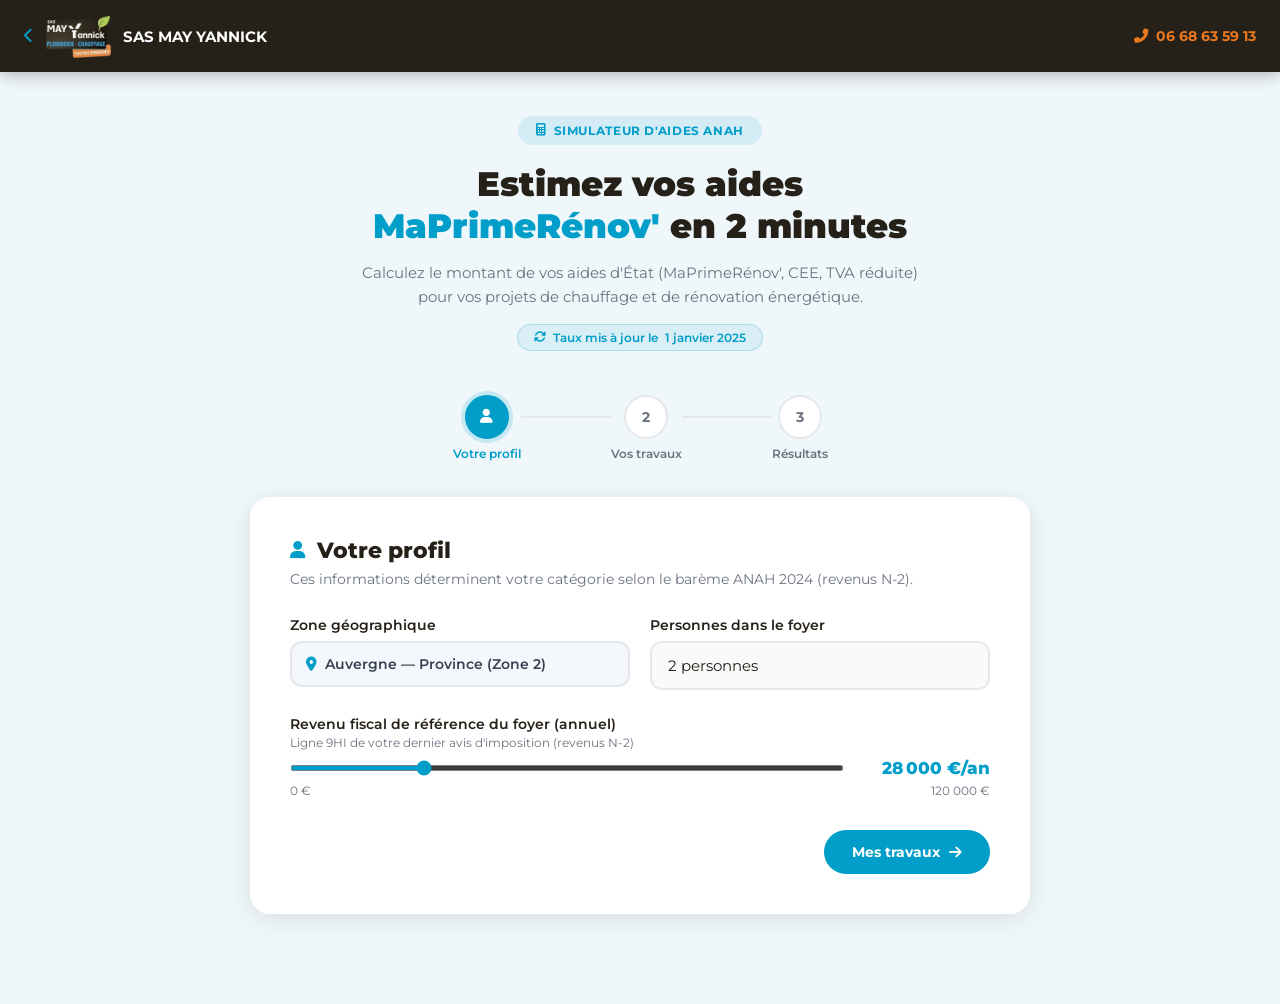
<file: simulateur.html>
<!DOCTYPE html>
<html lang="fr">
<head>
  <meta charset="UTF-8">
  <meta name="viewport" content="width=device-width, initial-scale=1">
  <title>Simulateur d'aides MaPrimeRénov' — SAS MAY YANNICK</title>
  <link rel="preconnect" href="https://fonts.googleapis.com">
  <link href="https://fonts.googleapis.com/css2?family=Montserrat:wght@300;400;500;600;700;800;900&display=swap" rel="stylesheet">
  <link rel="stylesheet" href="https://cdnjs.cloudflare.com/ajax/libs/font-awesome/6.4.2/css/all.min.css">
  <style>
    :root {
      --primary:       #252018;
      --primary-light: #009ec8;
      --accent:        #e87820;
      --accent-dark:   #c96210;
      --dark:          #120e0c;
      --white:         #ffffff;
      --gray:          #6b7280;
      --gray-light:    #e5e7eb;
      --radius:        12px;
      --shadow:        0 4px 24px rgba(0,0,0,.10);
      --bleu:   #2563eb;
      --jaune:  #d97706;
      --violet: #7c3aed;
      --rose:   #db2777;
    }

    *, *::before, *::after { box-sizing: border-box; margin: 0; padding: 0; }

    body {
      font-family: 'Montserrat', sans-serif;
      background: #f0f7fb;
      color: var(--primary);
      min-height: 100vh;
    }

    /* ── Header ── */
    .sim-header {
      background: var(--primary);
      padding: 14px 24px;
      display: flex;
      align-items: center;
      justify-content: space-between;
      position: sticky;
      top: 0;
      z-index: 100;
      box-shadow: 0 2px 16px rgba(0,0,0,.3);
    }
    .logo-back {
      display: flex;
      align-items: center;
      gap: 12px;
      color: white;
      text-decoration: none;
      font-weight: 700;
      font-size: .95rem;
      transition: opacity .2s;
    }
    .logo-back:hover { opacity: .8; }
    .logo-back i { color: var(--primary-light); }
    .logo-back img {
      height: 44px;
      width: auto;
      border-radius: 6px;
    }
    .header-phone {
      display: flex;
      align-items: center;
      gap: 8px;
      color: var(--accent);
      text-decoration: none;
      font-weight: 700;
      font-size: .9rem;
    }

    /* ── Layout ── */
    .sim-wrap {
      max-width: 820px;
      margin: 0 auto;
      padding: 44px 20px 90px;
    }

    /* ── Page title ── */
    .sim-title {
      text-align: center;
      margin-bottom: 44px;
    }
    .badge-tag {
      display: inline-flex;
      align-items: center;
      gap: 8px;
      background: rgba(0,158,200,.12);
      color: var(--primary-light);
      border-radius: 50px;
      padding: 7px 18px;
      font-size: .78rem;
      font-weight: 700;
      text-transform: uppercase;
      letter-spacing: .05em;
      margin-bottom: 18px;
    }
    .sim-title h1 {
      font-size: 2.1rem;
      font-weight: 900;
      line-height: 1.25;
      margin-bottom: 14px;
    }
    .sim-title h1 span { color: var(--primary-light); }
    .sim-title p {
      color: var(--gray);
      font-size: .95rem;
      max-width: 560px;
      margin: 0 auto;
      line-height: 1.6;
    }

    /* ── Progress ── */
    .progress-wrap {
      display: flex;
      align-items: flex-start;
      justify-content: center;
      margin-bottom: 36px;
      gap: 0;
    }
    .prog-step {
      display: flex;
      flex-direction: column;
      align-items: center;
      gap: 8px;
    }
    .prog-circle {
      width: 44px;
      height: 44px;
      border-radius: 50%;
      background: white;
      border: 2px solid var(--gray-light);
      display: flex;
      align-items: center;
      justify-content: center;
      font-weight: 700;
      font-size: .9rem;
      color: var(--gray);
      transition: all .35s;
      position: relative;
      z-index: 1;
    }
    .prog-step.active .prog-circle {
      background: var(--primary-light);
      border-color: var(--primary-light);
      color: white;
      box-shadow: 0 0 0 4px rgba(0,158,200,.18);
    }
    .prog-step.done .prog-circle {
      background: #22c55e;
      border-color: #22c55e;
      color: white;
    }
    .prog-label {
      font-size: .72rem;
      font-weight: 600;
      color: var(--gray);
      white-space: nowrap;
    }
    .prog-step.active .prog-label { color: var(--primary-light); }
    .prog-step.done  .prog-label { color: #22c55e; }
    .prog-line {
      width: 90px;
      height: 2px;
      background: var(--gray-light);
      margin-top: 21px;
      flex-shrink: 0;
      transition: background .35s;
    }
    .prog-line.done { background: #22c55e; }

    /* ── Card ── */
    .sim-card {
      background: white;
      border-radius: 20px;
      padding: 40px;
      box-shadow: var(--shadow);
      display: none;
    }
    .sim-card.active {
      display: block;
      animation: cardIn .35s ease;
    }
    @keyframes cardIn {
      from { opacity: 0; transform: translateY(14px); }
      to   { opacity: 1; transform: none; }
    }
    .card-head {
      margin-bottom: 28px;
    }
    .card-head h2 {
      font-size: 1.35rem;
      font-weight: 800;
      margin-bottom: 6px;
      display: flex;
      align-items: center;
      gap: 12px;
    }
    .card-head h2 i { color: var(--primary-light); font-size: 1.1rem; }
    .card-head p {
      color: var(--gray);
      font-size: .87rem;
      line-height: 1.5;
    }

    /* ── Fields ── */
    .field {
      margin-bottom: 26px;
    }
    .field label {
      display: block;
      font-weight: 600;
      font-size: .87rem;
      margin-bottom: 8px;
    }
    .field .hint {
      color: var(--gray);
      font-weight: 400;
      font-size: .78rem;
      display: block;
      margin-top: 3px;
    }
    .field select,
    .field input[type="number"] {
      width: 100%;
      padding: 13px 16px;
      border: 2px solid var(--gray-light);
      border-radius: var(--radius);
      font-family: inherit;
      font-size: .95rem;
      color: var(--primary);
      background: #fafafa;
      transition: border-color .2s;
      appearance: none;
      -webkit-appearance: none;
    }
    .field select:focus,
    .field input:focus {
      outline: none;
      border-color: var(--primary-light);
      background: white;
    }

    /* ── Slider ── */
    .slider-row {
      display: flex;
      align-items: center;
      gap: 16px;
      margin-bottom: 6px;
    }
    .slider-row input[type="range"] {
      flex: 1;
      height: 6px;
      cursor: pointer;
      border: none;
      accent-color: var(--primary-light);
    }
    .slider-val {
      font-weight: 800;
      font-size: 1.05rem;
      color: var(--primary-light);
      min-width: 130px;
      text-align: right;
    }
    .slider-limits {
      display: flex;
      justify-content: space-between;
      font-size: .73rem;
      color: var(--gray);
    }

    /* ── Two-col fields ── */
    .fields-2col {
      display: grid;
      grid-template-columns: 1fr 1fr;
      gap: 20px;
    }

    /* ── Work grid ── */
    .work-grid {
      display: grid;
      grid-template-columns: repeat(2, 1fr);
      gap: 12px;
    }
    .wc {
      border: 2px solid var(--gray-light);
      border-radius: var(--radius);
      padding: 14px 12px;
      cursor: pointer;
      transition: all .2s;
      display: flex;
      align-items: flex-start;
      gap: 12px;
      position: relative;
      background: #fafafa;
    }
    .wc:hover { border-color: var(--primary-light); background: white; }
    .wc.sel   { border-color: var(--primary-light); background: rgba(0,158,200,.07); }
    .wc-icon  {
      width: 40px; height: 40px; border-radius: 10px; flex-shrink: 0;
      background: rgba(0,158,200,.10);
      display: flex; align-items: center; justify-content: center;
      color: var(--primary-light); font-size: 1rem;
      transition: all .2s;
    }
    .wc.sel .wc-icon { background: var(--primary-light); color: white; }
    .wc-name  { font-weight: 700; font-size: .84rem; line-height: 1.3; margin-bottom: 2px; }
    .wc-sub   { font-size: .74rem; color: var(--gray); }
    .wc-check {
      position: absolute; top: 9px; right: 9px;
      width: 20px; height: 20px; border-radius: 50%;
      border: 2px solid var(--gray-light);
      display: flex; align-items: center; justify-content: center;
      font-size: .62rem; color: transparent; transition: all .2s;
    }
    .wc.sel .wc-check {
      background: var(--primary-light); border-color: var(--primary-light); color: white;
    }

    /* ── Property toggle ── */
    .prop-row { display: flex; gap: 12px; }
    .prop-btn {
      flex: 1; border: 2px solid var(--gray-light); border-radius: var(--radius);
      padding: 14px 10px; cursor: pointer; transition: all .2s; background: #fafafa;
      display: flex; align-items: center; justify-content: center;
      gap: 9px; font-family: inherit; font-weight: 600; font-size: .88rem;
    }
    .prop-btn:hover { border-color: var(--primary-light); }
    .prop-btn.sel   { border-color: var(--primary-light); background: rgba(0,158,200,.07); color: var(--primary-light); }
    .prop-btn i { font-size: 1.1rem; }

    /* ── Error ── */
    .err-msg {
      color: #dc2626; font-size: .78rem;
      margin-top: 6px; display: none;
    }
    .has-err .err-msg { display: block; }
    .has-err select, .has-err input, .has-err .work-grid { border-color: #fca5a5; }

    /* ── Nav buttons ── */
    .btn-row {
      display: flex; justify-content: flex-end; gap: 12px; margin-top: 32px;
    }
    .btn-back {
      padding: 12px 24px; border: 2px solid var(--gray-light); border-radius: 50px;
      background: white; font-family: inherit; font-weight: 600; font-size: .88rem;
      cursor: pointer; color: var(--gray); transition: all .2s;
      display: flex; align-items: center; gap: 8px;
    }
    .btn-back:hover { border-color: var(--primary); color: var(--primary); }
    .btn-fwd {
      padding: 13px 28px; border: none; border-radius: 50px;
      background: var(--primary-light); color: white; font-family: inherit;
      font-weight: 700; font-size: .9rem; cursor: pointer; transition: all .2s;
      display: flex; align-items: center; gap: 9px;
    }
    .btn-fwd:hover { background: #007aaa; transform: translateY(-2px); }

    /* ══════════ RESULTS ══════════ */
    .profile-banner {
      display: flex; align-items: center; gap: 18px;
      border-radius: 14px; padding: 20px 22px; margin-bottom: 26px;
    }
    .pb-ball {
      width: 58px; height: 58px; border-radius: 50%; flex-shrink: 0;
      display: flex; align-items: center; justify-content: center;
      font-size: 1.4rem; color: white;
    }
    .pb-name   { font-size: 1.15rem; font-weight: 800; margin-bottom: 3px; }
    .pb-detail { font-size: .83rem; color: var(--gray); }

    .pb-bleu   { background: rgba(37,99,235,.10); }
    .pb-jaune  { background: rgba(217,119,6,.10); }
    .pb-violet { background: rgba(124,58,237,.10); }
    .pb-rose   { background: rgba(219,39,119,.10); }
    .pb-hors   { background: rgba(107,114,128,.08); }

    .ball-bleu   { background: var(--bleu); }
    .ball-jaune  { background: var(--jaune); }
    .ball-violet { background: var(--violet); }
    .ball-rose   { background: var(--rose); }
    .ball-hors   { background: var(--gray); }

    .text-bleu   { color: var(--bleu); }
    .text-jaune  { color: var(--jaune); }
    .text-violet { color: var(--violet); }
    .text-rose   { color: var(--rose); }
    .text-hors   { color: var(--gray); }

    .mpr-hero {
      text-align: center;
      background: linear-gradient(140deg, #0d2740 0%, #1a2e20 100%);
      border-radius: 16px;
      padding: 30px 20px;
      color: white;
      margin-bottom: 22px;
    }
    .mpr-hero .mh-label {
      font-size: .78rem;
      text-transform: uppercase;
      letter-spacing: .07em;
      opacity: .7;
      margin-bottom: 8px;
    }
    .mpr-hero .mh-amount {
      font-size: 3.2rem;
      font-weight: 900;
      color: #4dd8f5;
      line-height: 1;
      margin-bottom: 8px;
    }
    .mpr-hero .mh-detail {
      font-size: .82rem;
      opacity: .75;
    }

    .res-grid {
      display: grid;
      grid-template-columns: repeat(2, 1fr);
      gap: 14px;
      margin-bottom: 22px;
    }
    .res-item {
      background: #f8fafc;
      border-radius: 12px;
      padding: 16px 18px;
      border-left: 4px solid var(--primary-light);
    }
    .res-item.cee   { border-left-color: #16a34a; }
    .res-item.tva   { border-left-color: #d97706; }
    .res-item.total { border-left-color: var(--accent); background: #fff8f3; }
    .res-item .ri-lbl {
      font-size: .74rem; color: var(--gray); font-weight: 700;
      text-transform: uppercase; letter-spacing: .04em; margin-bottom: 7px;
      display: flex; align-items: center; gap: 6px;
    }
    .res-item .ri-val {
      font-size: 1.35rem; font-weight: 900; color: var(--primary);
    }
    .res-item.total .ri-val { color: var(--accent); }

    .reste-block {
      display: flex; align-items: center; gap: 18px;
      background: #f0fdf4; border-radius: 12px; padding: 16px 20px; margin-bottom: 22px;
    }
    .reste-pct { font-size: 2.2rem; font-weight: 900; color: #16a34a; flex-shrink: 0; }
    .reste-txt .rt-title { font-weight: 700; color: #166534; font-size: .92rem; margin-bottom: 3px; }
    .reste-txt .rt-sub   { font-size: .8rem; color: #15803d; }

    .hors-info {
      background: #fffbeb; border: 1px solid #fcd34d; border-radius: 12px;
      padding: 20px; text-align: center; margin-bottom: 22px;
    }
    .hors-info i { color: #d97706; font-size: 1.5rem; margin-bottom: 10px; display: block; }
    .hors-info strong { color: #92400e; display: block; margin-bottom: 6px; }
    .hors-info p { font-size: .84rem; color: #78350f; line-height: 1.5; }

    .disclaimer {
      background: rgba(232,120,32,.07); border: 1px solid rgba(232,120,32,.22);
      border-radius: 10px; padding: 14px 16px; font-size: .78rem;
      color: #92400e; line-height: 1.55; margin-bottom: 24px;
    }
    .disclaimer a { color: #b45309; font-weight: 700; }

    .rates-badge {
      display: inline-flex; align-items: center; gap: 7px;
      background: rgba(0,158,200,.09); color: var(--primary-light);
      border: 1px solid rgba(0,158,200,.22); border-radius: 50px;
      padding: 5px 16px; font-size: .75rem; font-weight: 600; margin-top: 14px;
    }

    /* ── Budget block ── */
    .budget-block {
      display: flex; align-items: flex-start; gap: 16px;
      border-radius: 14px; padding: 18px 22px; margin-top: 16px;
      border: 2px solid;
    }
    .budget-block.ok   { background: #f0fdf4; border-color: #86efac; }
    .budget-block.warn { background: #fef3c7; border-color: #fcd34d; }
    .budget-block.bad  { background: #fef2f2; border-color: #fca5a5; }
    .budget-icon { font-size: 1.5rem; flex-shrink: 0; line-height: 1; margin-top: 2px; }
    .budget-text .bt-title { font-size: .95rem; font-weight: 700; color: var(--primary); line-height: 1.3; }
    .budget-text .bt-sub   { font-size: .82rem; margin-top: 5px; color: var(--gray); line-height: 1.5; }
    .budget-bar-wrap { margin-top: 10px; background: #e5e7eb; border-radius: 99px; height: 8px; overflow: hidden; }
    .budget-bar      { height: 100%; border-radius: 99px; transition: width .4s; }
    .budget-block.ok   .budget-bar { background: #22c55e; }
    .budget-block.warn .budget-bar { background: #f59e0b; }
    .budget-block.bad  .budget-bar { background: #ef4444; }

    .res-cta { display: flex; gap: 12px; flex-wrap: wrap; }
    .cta-main {
      flex: 1; min-width: 180px; display: flex; align-items: center;
      justify-content: center; gap: 9px; background: var(--accent); color: white;
      text-decoration: none; border-radius: 50px; padding: 15px 24px;
      font-weight: 700; font-size: .9rem; transition: all .2s;
    }
    .cta-main:hover { background: var(--accent-dark); transform: translateY(-2px); }
    .cta-phone {
      display: flex; align-items: center; gap: 9px; border: 2px solid var(--gray-light);
      color: var(--primary); text-decoration: none; border-radius: 50px;
      padding: 15px 22px; font-weight: 600; font-size: .87rem; transition: all .2s;
    }
    .cta-phone:hover { border-color: var(--primary); }

    .reset-row { text-align: center; margin-top: 20px; }
    .reset-row button {
      background: none; border: none; color: var(--gray); cursor: pointer;
      font-family: inherit; font-size: .84rem; text-decoration: underline;
    }
    .reset-row button:hover { color: var(--primary); }

    /* ── Responsive ── */
    @media (max-width: 640px) {
      .sim-card   { padding: 24px 18px; }
      .work-grid  { grid-template-columns: 1fr; }
      .res-grid   { grid-template-columns: 1fr; }
      .fields-2col{ grid-template-columns: 1fr; }
      .prog-line  { width: 44px; }
      .sim-title h1 { font-size: 1.55rem; }
      .mpr-hero .mh-amount { font-size: 2.5rem; }
    }
  </style>
</head>
<body>

<!-- ── Header ── -->
<header class="sim-header">
  <a href="index.html" class="logo-back">
    <i class="fas fa-chevron-left"></i>
    <img src="logo.png" alt="SAS MAY YANNICK"
         onerror="this.style.display='none'">
    <span>SAS MAY YANNICK</span>
  </a>
  <a href="tel:+33668635913" class="header-phone">
    <i class="fas fa-phone-alt"></i>
    06&nbsp;68&nbsp;63&nbsp;59&nbsp;13
  </a>
</header>

<main class="sim-wrap">

  <!-- Title -->
  <div class="sim-title">
    <div class="badge-tag"><i class="fas fa-calculator"></i> Simulateur d'aides ANAH</div>
    <h1>Estimez vos aides<br><span>MaPrimeRénov'</span> en 2 minutes</h1>
    <p>Calculez le montant de vos aides d'État (MaPrimeRénov', CEE, TVA réduite) pour vos projets de chauffage et de rénovation énergétique.</p>
    <div class="rates-badge"><i class="fas fa-sync-alt"></i> Taux mis à jour le <span id="rates-updated-date">—</span></div>
  </div>

  <!-- Progress bar -->
  <div class="progress-wrap">
    <div class="prog-step active" id="ps1">
      <div class="prog-circle" id="pc1"><i class="fas fa-user"></i></div>
      <div class="prog-label">Votre profil</div>
    </div>
    <div class="prog-line" id="pl1"></div>
    <div class="prog-step" id="ps2">
      <div class="prog-circle" id="pc2">2</div>
      <div class="prog-label">Vos travaux</div>
    </div>
    <div class="prog-line" id="pl2"></div>
    <div class="prog-step" id="ps3">
      <div class="prog-circle" id="pc3">3</div>
      <div class="prog-label">Résultats</div>
    </div>
  </div>

  <!-- ══ STEP 1 : Profil ══ -->
  <div class="sim-card active" id="step1">
    <div class="card-head">
      <h2><i class="fas fa-user"></i>Votre profil</h2>
      <p>Ces informations déterminent votre catégorie selon le barème ANAH 2024 (revenus N-2).</p>
    </div>

    <div class="fields-2col">
      <div class="field">
        <label>Zone géographique</label>
        <input type="hidden" id="zone" value="2">
        <div style="padding:12px 14px;background:#f4f8fc;border:2px solid #e5e7eb;border-radius:12px;font-size:.88rem;font-weight:600;color:#374151;display:flex;align-items:center;gap:8px;">
          <i class="fas fa-map-marker-alt" style="color:#009ec8;"></i> Auvergne — Province (Zone 2)
        </div>
      </div>
      <div class="field">
        <label>Personnes dans le foyer</label>
        <select id="persons">
          <option value="1">1 personne</option>
          <option value="2" selected>2 personnes</option>
          <option value="3">3 personnes</option>
          <option value="4">4 personnes</option>
          <option value="5">5 personnes</option>
          <option value="6">6 personnes</option>
          <option value="7">7 personnes</option>
          <option value="8">8 personnes ou plus</option>
        </select>
      </div>
    </div>

    <div class="field">
      <label>
        Revenu fiscal de référence du foyer (annuel)
        <span class="hint">Ligne 9HI de votre dernier avis d'imposition (revenus N-2)</span>
      </label>
      <div class="slider-row">
        <input type="range" id="income" min="0" max="120000" step="500" value="28000">
        <div class="slider-val" id="incomeDisp">28 000 €/an</div>
      </div>
      <div class="slider-limits"><span>0 €</span><span>120 000 €</span></div>
    </div>

    <div class="btn-row">
      <button class="btn-fwd" onclick="go(2)">
        Mes travaux <i class="fas fa-arrow-right"></i>
      </button>
    </div>
  </div>

  <!-- ══ STEP 2 : Travaux ══ -->
  <div class="sim-card" id="step2">
    <div class="card-head">
      <h2><i class="fas fa-tools"></i>Vos travaux</h2>
      <p>Sélectionnez le type de travaux envisagé et estimez leur montant hors taxes (HT).</p>
    </div>

    <div class="field" id="fgWork">
      <label>Type de travaux <span style="color:#dc2626">*</span></label>
      <div class="work-grid" id="workGrid"></div>
      <div class="err-msg">Veuillez sélectionner un type de travaux.</div>
    </div>

    <div class="field">
      <label>Montant estimé des travaux (TTC, toutes taxes comprises)</label>
      <div class="slider-row">
        <input type="range" id="cost" min="1000" max="50000" step="500" value="9500">
        <div class="slider-val" id="costDisp">9 500 €</div>
      </div>
      <div class="slider-limits"><span>1 000 €</span><span>50 000 €</span></div>
    </div>

    <div class="field">
      <label>Type de logement</label>
      <div class="prop-row">
        <button class="prop-btn sel" id="btnMaison" onclick="setProp('maison')">
          <i class="fas fa-home"></i> Maison individuelle
        </button>
        <button class="prop-btn" id="btnAppt" onclick="setProp('appt')">
          <i class="fas fa-building"></i> Appartement
        </button>
      </div>
    </div>

    <div class="field">
      <label>
        Votre budget disponible — <em style="font-weight:400;color:#6b7280">à titre informatif, n'affecte pas le calcul des aides</em>
        <span class="hint">Montant que vous pouvez engager personnellement (hors aides)</span>
      </label>
      <div class="slider-row">
        <input type="range" id="budget" min="0" max="45000" step="500" value="5000">
        <div class="slider-val" id="budgetDisp">5 000 €</div>
      </div>
      <div class="slider-limits"><span>0 €</span><span>45 000 €</span></div>
    </div>

    <div class="btn-row">
      <button class="btn-back" onclick="go(1)"><i class="fas fa-arrow-left"></i> Retour</button>
      <button class="btn-fwd" onclick="go(3)">Calculer <i class="fas fa-calculator"></i></button>
    </div>
  </div>

  <!-- ══ STEP 3 : Résultats ══ -->
  <div class="sim-card" id="step3">
    <div class="card-head">
      <h2><i class="fas fa-piggy-bank"></i>Vos aides estimées</h2>
      <p>Estimation basée sur le barème officiel ANAH 2024 — montants indicatifs.</p>
    </div>

    <div id="resultHTML"></div>

    <div class="reset-row">
      <button onclick="go(1)"><i class="fas fa-redo"></i> Recommencer</button>
    </div>
  </div>

</main>

<script>
/* ═══════════════════ DATA — chargée depuis rates.json ═══════════════════ */

let Z2 = {
  1: [17009, 21805, 30549, 45845],
  2: [24875, 31903, 44679, 67089],
  3: [29917, 38349, 53730, 80716],
  4: [34948, 44786, 62765, 94358],
  5: [40002, 51281, 71854, 107985],
};
let Z2x = [5045, 6462, 9049, 13553];

let Z1 = {
  1: [23541, 28657, 40018, 60003],
  2: [34551, 42058, 58695, 88079],
  3: [41493, 50513, 70480, 105696],
  4: [48447, 58981, 82282, 123314],
  5: [55427, 67473, 94144, 141148],
};
let Z1x = [6970, 8490, 11857, 17816];

let WORKS = [
  { id:'pac_eau',   icon:'fa-wind',            name:'Pompe à chaleur air/eau',       sub:'Qualipac — chaud + ECS',           taux:[0.75,0.50,0.40,0.20], plafond:12000, cee:2000 },
  { id:'pac_air',   icon:'fa-snowflake',        name:'PAC air/air (clim réversible)', sub:'Qualipac — climatisation',         taux:[0.60,0.40,0.30,0.15], plafond:6000,  cee:500  },
  { id:'geo',       icon:'fa-globe',            name:'PAC géothermique / eau/eau',    sub:'Qualipac — très haute efficacité', taux:[0.75,0.50,0.40,0.20], plafond:15000, cee:2500 },
  { id:'bois',      icon:'fa-fire-alt',         name:'Chaudière biomasse / bois',     sub:'Qualibois — granulés ou bûches',   taux:[0.75,0.50,0.40,0.20], plafond:12000, cee:2000 },
  { id:'gaz',       icon:'fa-burn',             name:'Chaudière gaz THPE',            sub:'Qualigaz — très haute performance',taux:[0.25,0.15,0.10,0],    plafond:8000,  cee:700  },
  { id:'fioul',     icon:'fa-oil-can',          name:'Remplacement chaudière fioul',  sub:'Qualifioul — dépose cuve incluse', taux:[0.75,0.50,0.40,0.20], plafond:10000, cee:2500 },
  { id:'cet',       icon:'fa-tint',             name:'Chauffe-eau thermodynamique',   sub:'Eau chaude sanitaire solaire',     taux:[0.75,0.50,0.40,0.20], plafond:3000,  cee:400  },
  { id:'fenetres',  icon:'fa-window-maximize',  name:'Fenêtres / portes vitrage',     sub:'Double ou triple vitrage',         taux:[0.40,0.30,0.15,0.07], plafond:2000,  cee:300  },
];

/* ═══════════════════ STATE ═══════════════════ */
let step = 1;
let workId = null;
let prop = 'maison';

/* ═══════════════════ LOAD RATES ═══════════════════ */
async function loadRates() {
  try {
    const r = await fetch('rates.json?_=' + Date.now());
    if (!r.ok) return;
    const d = await r.json();
    if (d.z2)  Z2  = Object.assign(Z2,  d.z2);
    if (d.z2x) Z2x = d.z2x;
    if (d.z1)  Z1  = Object.assign(Z1,  d.z1);
    if (d.z1x) Z1x = d.z1x;
    if (d.works) {
      d.works.forEach(w => {
        const idx = WORKS.findIndex(x => x.id === w.id);
        if (idx >= 0) Object.assign(WORKS[idx], w);
      });
    }
    if (d.updated) {
      const formatted = formatDate(d.updated);
      const el  = document.getElementById('rates-updated-date');
      const el2 = document.getElementById('disclaimer-date');
      if (el)  el.textContent  = formatted;
      if (el2) el2.textContent = formatted;
    }
  } catch(e) {}
}

function formatDate(s) {
  try {
    return new Date(s).toLocaleDateString('fr-FR', {day:'numeric', month:'long', year:'numeric'});
  } catch(e) { return s; }
}

/* ═══════════════════ INIT ═══════════════════ */
document.addEventListener('DOMContentLoaded', () => {
  loadRates().then(() => {
    buildWorks();
    attachSlider('income', 'incomeDisp', v => fmt(v) + ' €/an');
    attachSlider('cost',   'costDisp',   v => fmt(v) + ' €');
    attachSlider('budget', 'budgetDisp', v => fmt(v) + ' €');
  });
});

function fmt(n) {
  return parseInt(n).toLocaleString('fr-FR');
}

function attachSlider(id, dispId, fn) {
  const el = document.getElementById(id);
  const dp = document.getElementById(dispId);
  const upd = () => dp.textContent = fn(el.value);
  el.addEventListener('input', upd);
  upd();
}

function buildWorks() {
  document.getElementById('workGrid').innerHTML = WORKS.map(w => `
    <div class="wc" id="wc_${w.id}" onclick="pickWork('${w.id}')">
      <div class="wc-icon"><i class="fas ${w.icon}"></i></div>
      <div>
        <div class="wc-name">${w.name}</div>
        <div class="wc-sub">${w.sub}</div>
      </div>
      <div class="wc-check"><i class="fas fa-check"></i></div>
    </div>
  `).join('');
}

function pickWork(id) {
  workId = id;
  document.querySelectorAll('.wc').forEach(c => c.classList.remove('sel'));
  document.getElementById('wc_' + id).classList.add('sel');
  document.getElementById('fgWork').classList.remove('has-err');
}

function setProp(p) {
  prop = p;
  document.getElementById('btnMaison').classList.toggle('sel', p === 'maison');
  document.getElementById('btnAppt').classList.toggle('sel',   p === 'appt');
}

/* ═══════════════════ NAVIGATION ═══════════════════ */
function go(n) {
  if (n > step && !validate(step)) return;
  document.getElementById('step' + step).classList.remove('active');
  step = n;
  document.getElementById('step' + step).classList.add('active');
  refreshProgress();
  if (n === 3) render();
  window.scrollTo({ top: 0, behavior: 'smooth' });
}

function validate(s) {
  if (s === 2 && !workId) {
    const fg = document.getElementById('fgWork');
    fg.classList.add('has-err');
    fg.scrollIntoView({ behavior: 'smooth', block: 'center' });
    return false;
  }
  return true;
}

function refreshProgress() {
  [1, 2, 3].forEach(i => {
    const ps = document.getElementById('ps' + i);
    const pc = document.getElementById('pc' + i);
    const done   = i < step;
    const active = i === step;
    ps.className = 'prog-step' + (active ? ' active' : '') + (done ? ' done' : '');
    pc.innerHTML = done ? '<i class="fas fa-check"></i>' : (i === 1 ? '<i class="fas fa-user"></i>' : i);
  });
  [1, 2].forEach(i => {
    const pl = document.getElementById('pl' + i);
    pl.className = 'prog-line' + (i < step ? ' done' : '');
  });
}

/* ═══════════════════ CALCULATIONS ═══════════════════ */
function thresholds(zone, persons) {
  const p = Math.min(parseInt(persons), 5);
  const base  = zone === '1' ? Z1[p] : Z2[p];
  const extra = zone === '1' ? Z1x   : Z2x;
  const diff  = Math.max(0, parseInt(persons) - 5);
  return base.map((v, i) => v + extra[i] * diff);
}

function profile(income, zone, persons) {
  const t = thresholds(zone, persons);
  const r = parseInt(income);
  if (r <= t[0]) return 'bleu';
  if (r <= t[1]) return 'jaune';
  if (r <= t[2]) return 'violet';
  if (r <= t[3]) return 'rose';
  return 'hors';
}

function mprAmount(w, prof, cost, propType) {
  if (prof === 'hors') return 0;
  const idx = { bleu:0, jaune:1, violet:2, rose:3 }[prof];
  const rate = w.taux[idx];
  const cap  = propType === 'appt' ? Math.round(w.plafond * 0.80) : w.plafond;
  return Math.round(Math.min(parseInt(cost), cap) * rate);
}

function ceeAmount(w, cost) {
  return Math.round(w.cee * Math.min(parseInt(cost) / 8000, 1.8));
}

function tvaEco(cost) {
  // Économie vs taux plein 20% : travaux à 5.5% au lieu de 20%
  return Math.round(parseInt(cost) * (0.20 - 0.055));
}

/* ═══════════════════ RENDER RESULTS ═══════════════════ */
const PINFO = {
  bleu:   { name: 'Profil Bleu',    detail: 'Ménage très modeste',   cls: 'bleu'   },
  jaune:  { name: 'Profil Jaune',   detail: 'Ménage modeste',        cls: 'jaune'  },
  violet: { name: 'Profil Violet',  detail: 'Ménage intermédiaire',  cls: 'violet' },
  rose:   { name: 'Profil Rose',    detail: 'Ménage supérieur',      cls: 'rose'   },
  hors:   { name: 'Hors barème',    detail: 'Revenus au-dessus du plafond ANAH', cls: 'hors' },
};

function render() {
  const income   = document.getElementById('income').value;
  const zone     = document.getElementById('zone').value;
  const persons  = document.getElementById('persons').value;
  const costTTC  = parseInt(document.getElementById('cost').value);
  const costHT   = Math.round(costTTC / 1.055); // conversion interne pour les plafonds ANAH (en HT)

  const prof = profile(income, zone, persons);
  const w    = WORKS.find(x => x.id === workId);
  const mpr  = mprAmount(w, prof, costHT, prop);
  const cee  = prof !== 'hors' ? ceeAmount(w, costHT) : Math.round(ceeAmount(w, costHT) * 0.5);
  const tot  = mpr + cee;
  const ttcRed = costTTC; // le client a saisi directement en TTC
  const reste  = Math.max(0, ttcRed - tot);
  const pct    = ttcRed > 0 ? Math.min(99, Math.round(tot / ttcRed * 100)) : 0;

  const pi  = PINFO[prof];
  let html  = '';

  // Profile banner
  html += `
    <div class="profile-banner pb-${pi.cls}">
      <div class="pb-ball ball-${pi.cls}">
        <i class="fas ${pi.cls === 'hors' ? 'fa-times-circle' : 'fa-award'}"></i>
      </div>
      <div>
        <div class="pb-name text-${pi.cls}">${pi.name}</div>
        <div class="pb-detail">${pi.detail} &nbsp;·&nbsp; ${w.name}</div>
      </div>
    </div>`;

  if (prof === 'hors') {
    html += `
      <div class="hors-info">
        <i class="fas fa-info-circle"></i>
        <strong>Revenus au-dessus du barème MaPrimeRénov'</strong>
        <p>Vous ne pouvez pas bénéficier de MaPrimeRénov' mais vous êtes éligible aux <strong>CEE</strong> et à la <strong>TVA réduite à 5,5%</strong>.</p>
      </div>
      <div class="res-grid">
        <div class="res-item cee">
          <div class="ri-lbl"><i class="fas fa-leaf"></i> CEE estimés</div>
          <div class="ri-val">${fmt(cee)} €</div>
        </div>
        <div class="res-item total" style="grid-column:1/-1">
          <div class="ri-lbl"><i class="fas fa-piggy-bank"></i> Total aides estimées</div>
          <div class="ri-val">${fmt(cee)} €</div>
        </div>
      </div>`;
  } else {
    const idx  = { bleu:0, jaune:1, violet:2, rose:3 }[prof];
    const rate = Math.round(w.taux[idx] * 100);
    const cap  = prop === 'appt' ? Math.round(w.plafond * 0.8) : w.plafond;

    html += `
      <div class="mpr-hero">
        <div class="mh-label">Aide MaPrimeRénov' estimée</div>
        <div class="mh-amount">${fmt(mpr)} €</div>
        <div class="mh-detail">Taux ${rate} % · plafond de travaux ${fmt(cap)} € HT · Coût saisi : ${fmt(costTTC)} € TTC</div>
      </div>
      <div class="res-grid">
        <div class="res-item">
          <div class="ri-lbl"><i class="fas fa-home"></i> MaPrimeRénov'</div>
          <div class="ri-val">${fmt(mpr)} €</div>
        </div>
        <div class="res-item cee">
          <div class="ri-lbl"><i class="fas fa-leaf"></i> CEE estimés</div>
          <div class="ri-val">${fmt(cee)} €</div>
        </div>
        <div class="res-item total">
          <div class="ri-lbl"><i class="fas fa-piggy-bank"></i> Total des aides</div>
          <div class="ri-val">${fmt(tot)} €</div>
        </div>
      </div>
      <div class="reste-block">
        <div class="reste-pct">${pct} %</div>
        <div class="reste-txt">
          <div class="rt-title">de vos travaux couverts par les aides publiques</div>
          <div class="rt-sub">Reste à charge estimé : <strong>${fmt(reste)} € TTC</strong></div>
        </div>
      </div>`;
  }

  // Budget block
  const budget = parseInt(document.getElementById('budget').value) || 0;
  if (budget > 0) {
    const manque  = reste - budget;
    // ✅ seulement si le budget dépasse le reste à charge d'au moins 10 %
    const confort = budget >= reste * 1.10;
    const couvre  = budget >= reste;
    const cls     = confort ? 'ok' : (couvre ? 'warn' : 'bad');
    const icon    = confort ? '✅' : (couvre ? '⚠️' : '❌');
    const pctBar  = Math.min(100, Math.round(budget / (reste || 1) * 100));
    let title, sub;
    if (confort) {
      title = `Votre budget de ${fmt(budget)} € couvre bien votre reste à charge`;
      sub   = `Reste à charge : <strong>${fmt(reste)} € TTC</strong> — marge disponible : <strong>${fmt(-manque)} €</strong>`;
    } else if (couvre) {
      title = `Votre budget couvre juste le reste à charge — marge très faible`;
      sub   = `Budget : <strong>${fmt(budget)} €</strong> · Reste à charge : <strong>${fmt(reste)} € TTC</strong> — seulement ${fmt(-manque)} € de marge`;
    } else {
      title = `Il vous manque ${fmt(manque)} € pour couvrir votre reste à charge`;
      sub   = `Budget : <strong>${fmt(budget)} €</strong> · Reste à charge : <strong>${fmt(reste)} € TTC</strong>`;
    }
    html += `
      <div class="budget-block ${cls}">
        <div class="budget-icon">${icon}</div>
        <div class="budget-text" style="flex:1">
          <div class="bt-title">${title}</div>
          <div class="bt-sub">${sub}</div>
          <div class="budget-bar-wrap"><div class="budget-bar" style="width:${pctBar}%"></div></div>
        </div>
      </div>`;
  }

  // Disclaimer
  html += `
    <div class="disclaimer">
      <i class="fas fa-info-circle"></i>
      <strong>Estimation indicative</strong> — Calculs basés sur le barème ANAH · taux mis à jour le <span id="disclaimer-date">2025</span>.
      Les montants définitifs dépendent de la nature exacte des travaux, du DPE du logement et de l'instruction de votre dossier.
      Pour une simulation officielle : <a href="https://www.maprimerenov.gouv.fr" target="_blank" rel="noopener">maprimerenov.gouv.fr →</a>
    </div>`;

  // CTAs
  html += `
    <div class="res-cta">
      <a href="index.html#devis" class="cta-main">
        <i class="fas fa-file-alt"></i> Demander un devis gratuit
      </a>
    </div>`;

  document.getElementById('resultHTML').innerHTML = html;
}
</script>

</body>
</html>
</file>
